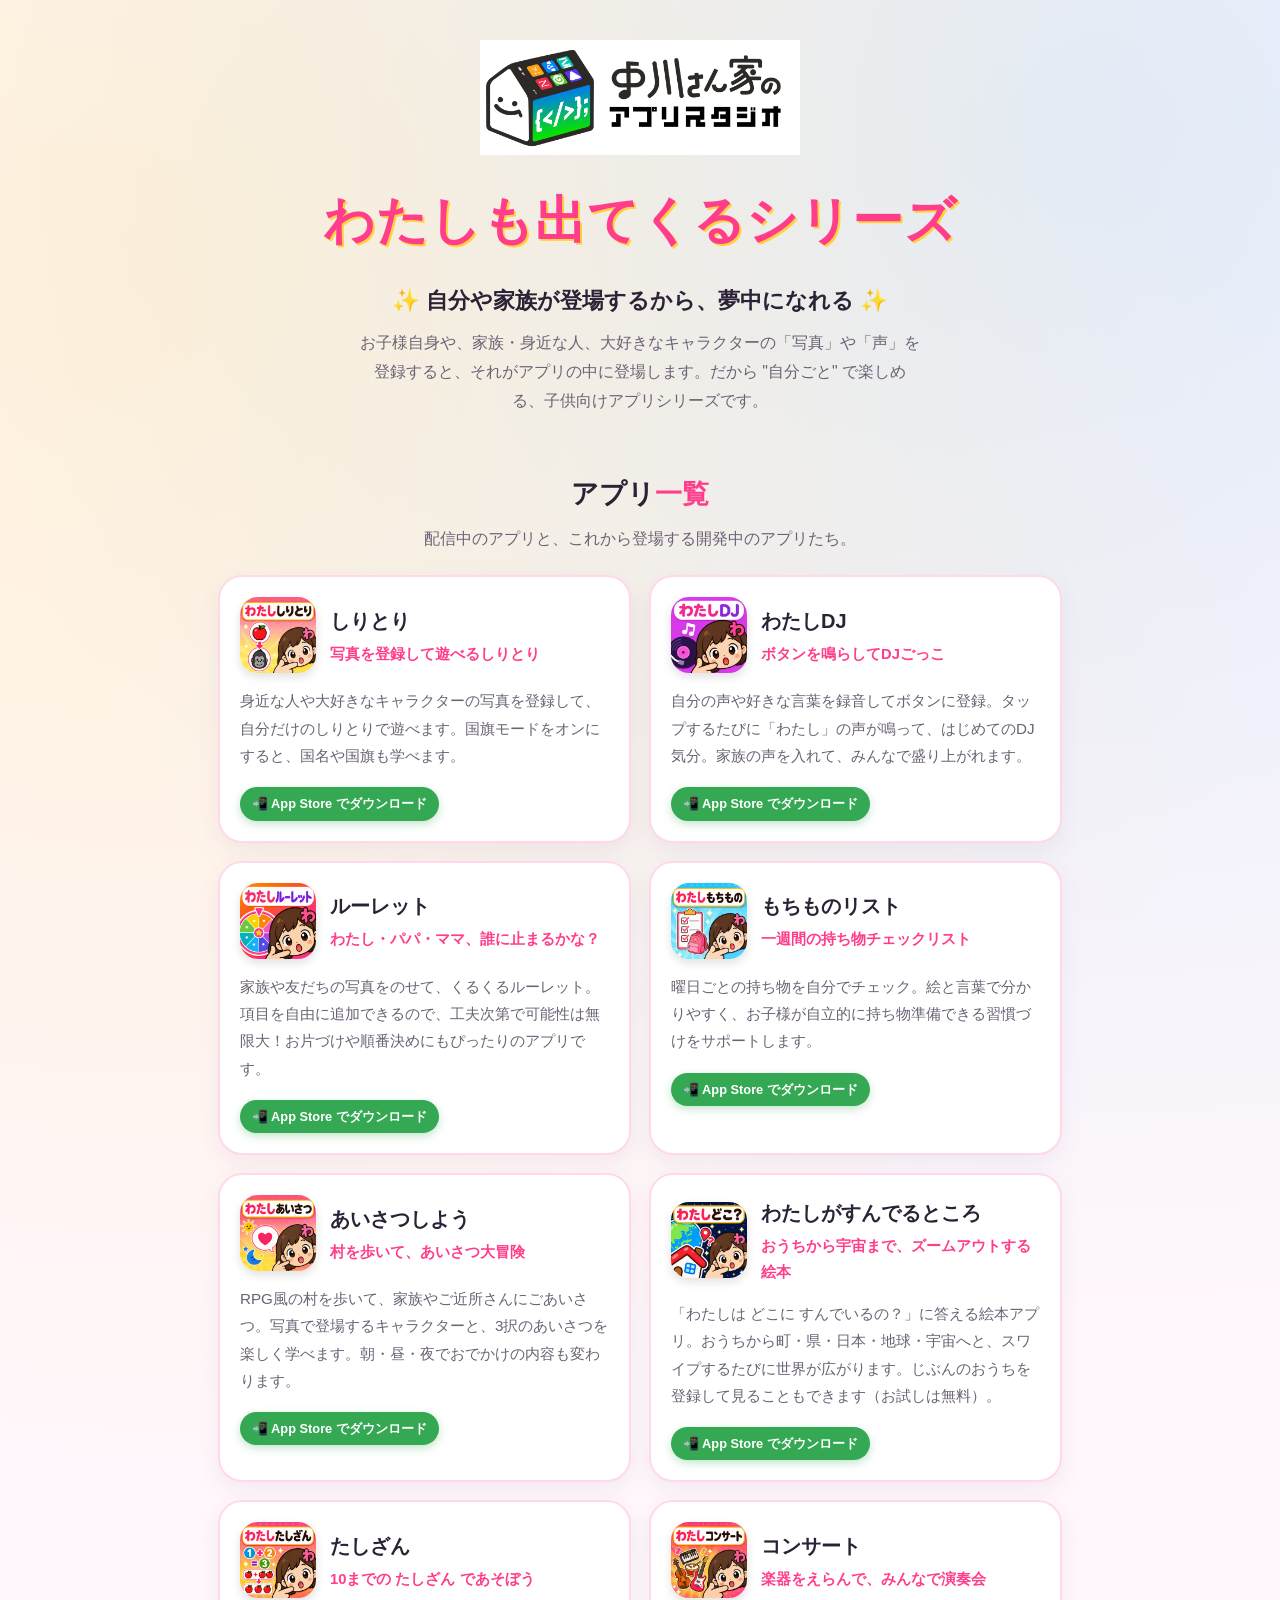
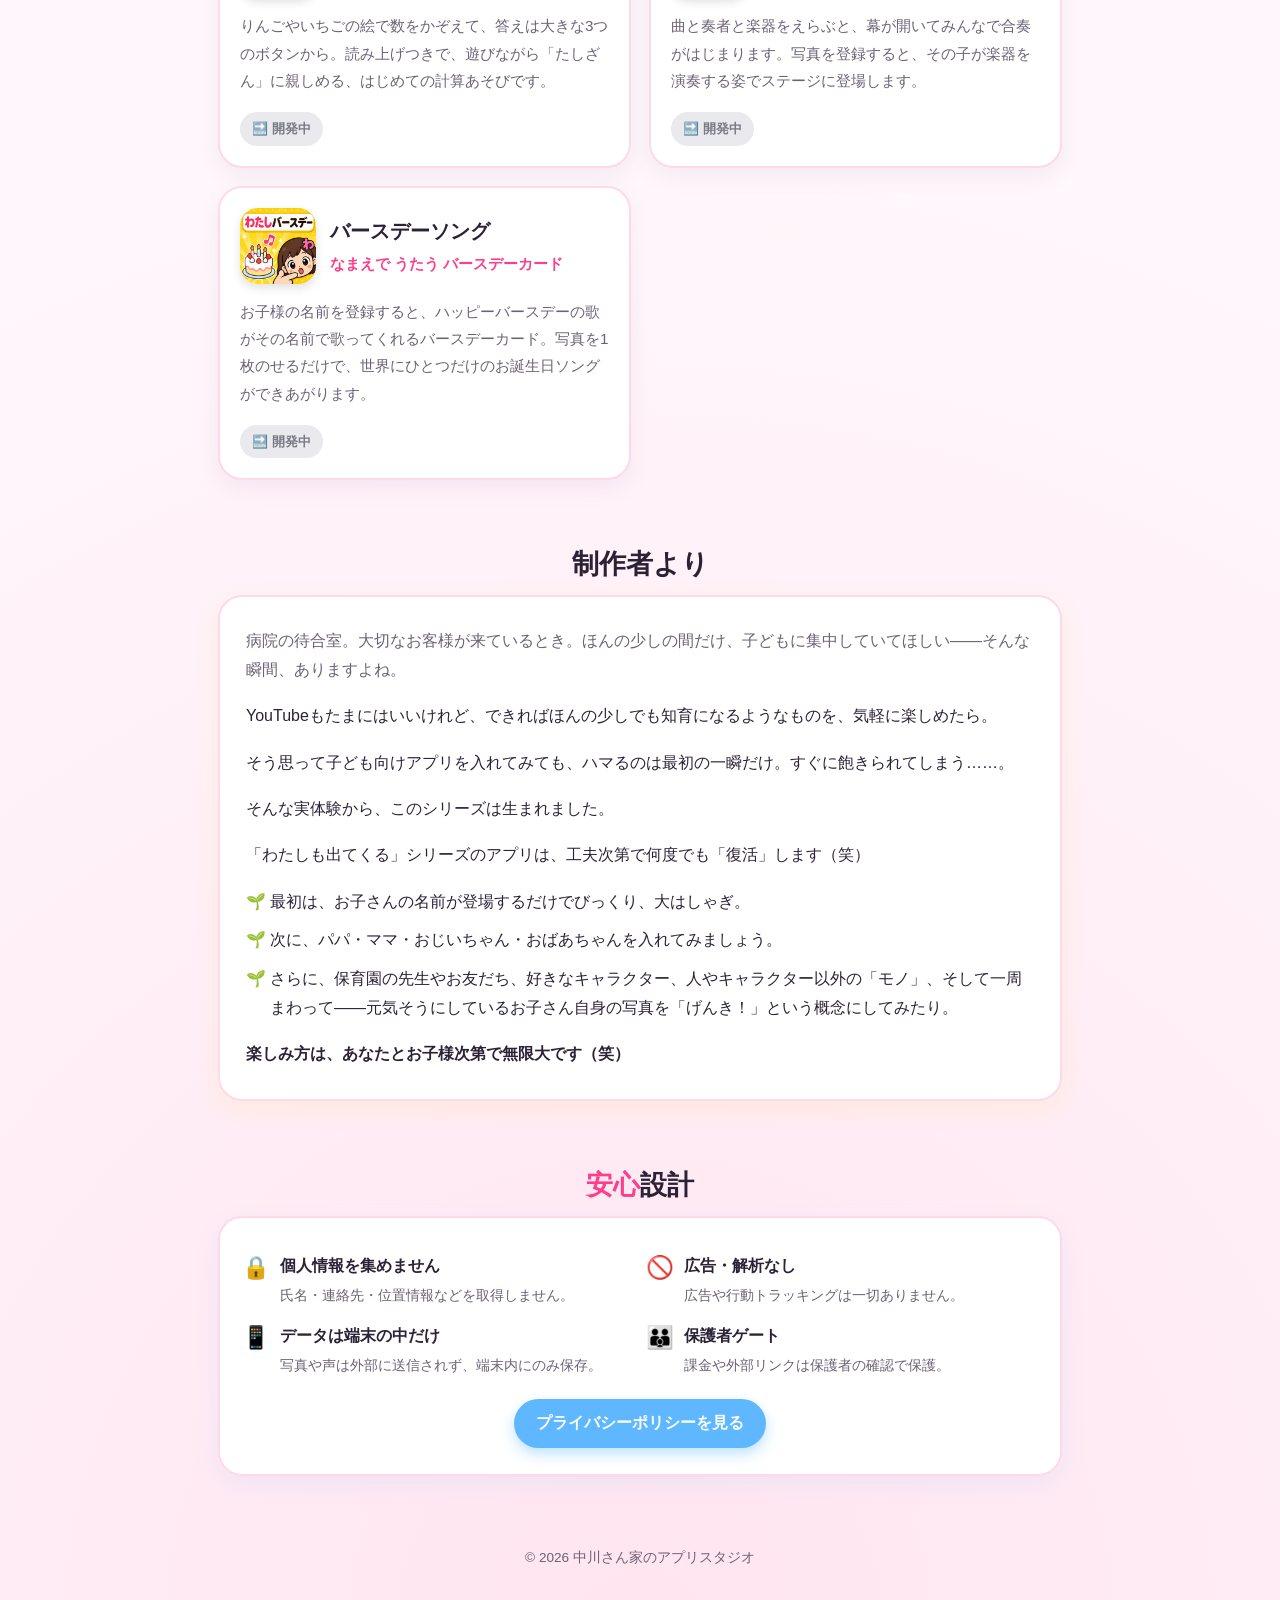
<file: index.html>
<!DOCTYPE html>
<html lang="ja">
<head>
<meta charset="UTF-8">
<meta name="viewport" content="width=device-width, initial-scale=1.0">
<title>わたしも出てくるシリーズ｜中川さん家のアプリスタジオ</title>
<meta name="description" content="お子様自身や、家族・身近な人、大好きなキャラクターの写真や声を登録すると、それがアプリの中に登場します。中川さん家のアプリスタジオがおくる子供向けアプリシリーズ「わたしも出てくるシリーズ」。広告なし・解析なし・個人情報を集めません。">
<meta property="og:title" content="わたしも出てくるシリーズ｜中川さん家のアプリスタジオ">
<meta property="og:description" content="お子様自身や、家族・身近な人、大好きなキャラクターの写真や声を登録すると、それがアプリの中に登場する、自分ごとで夢中になれる子供向けアプリシリーズ。">
<meta property="og:type" content="website">
<meta property="og:image" content="images/studio_logo.png">
<style>
  :root {
    color-scheme: light dark;
    --pink:    #ff5fa2;
    --pink-d:  #ff3d8b;
    --yellow:  #ffd23f;
    --mint:    #3fd6a6;
    --sky:     #5fb8ff;
    --ink:     #2b2236;
    --sub:     #6b6275;
    --card:    #ffffff;
    --bg:      #fff7fb;
    --bg2:     #ffeef6;
    --border:  #ffd9ea;
    --chip:    #fff0d6;
    --chip-tx: #c98a00;
  }
  @media (prefers-color-scheme: dark) {
    :root {
      --ink:    #f2ecf5;
      --sub:    #b6adc2;
      --card:   #1d1726;
      --bg:     #120e18;
      --bg2:    #1a1322;
      --border: #3a2e44;
      --chip:   #3a2e10;
      --chip-tx:#ffd86b;
    }
  }
  * { box-sizing: border-box; }
  html { scroll-behavior: smooth; }
  body {
    font-family: -apple-system, BlinkMacSystemFont, "Hiragino Maru Gothic ProN",
      "Hiragino Sans", "Noto Sans JP", sans-serif;
    line-height: 1.8; margin: 0; color: var(--ink);
    background:
      radial-gradient(circle at 12% 8%, rgba(255,210,63,.18), transparent 38%),
      radial-gradient(circle at 88% 4%, rgba(95,184,255,.18), transparent 36%),
      radial-gradient(circle at 50% 100%, rgba(255,95,162,.12), transparent 45%),
      var(--bg);
    -webkit-font-smoothing: antialiased;
  }
  .wrap { max-width: 880px; margin: 0 auto; padding: 0 18px; }
  a { color: var(--pink-d); }

  /* ---------- Hero ---------- */
  .hero { text-align: center; padding: 40px 18px 24px; position: relative; overflow: hidden; }
  .hero .logo { width: min(320px, 80%); height: auto; margin: 0 auto 6px; display: block; }
  .series {
    display: inline-block; margin: 14px 0 6px;
    font-size: clamp(2rem, 8vw, 3.2rem); font-weight: 800; letter-spacing: .02em;
    color: var(--pink-d);
    text-shadow: 2px 2px 0 var(--yellow);
  }
  .series small { display:block; font-size: .9rem; font-weight: 700; color: var(--sub); letter-spacing:.3em; text-shadow:none; margin-bottom:4px;}
  .catch { font-size: clamp(1.05rem, 4vw, 1.4rem); font-weight: 700; margin: 8px 0 2px; }
  .concept { color: var(--sub); max-width: 560px; margin: 8px auto 0; font-size: 1rem; }
  .sparkle { font-size: 1.4rem; }

  /* ---------- Section ---------- */
  section { padding: 30px 0; }
  .section-title {
    text-align: center; font-size: clamp(1.3rem, 5vw, 1.7rem); font-weight: 800;
    margin: 0 0 6px;
  }
  .section-title .em { color: var(--pink-d); }
  .section-sub { text-align:center; color: var(--sub); margin: 0 auto 22px; max-width: 600px; }

  /* ---------- About ---------- */
  .about {
    background: var(--card); border: 2px solid var(--border); border-radius: 24px;
    padding: 26px 22px; box-shadow: 0 8px 24px rgba(255,95,162,.10);
  }
  .steps { display: grid; gap: 14px; grid-template-columns: repeat(3, 1fr); margin-top: 18px; }
  .step { text-align:center; }
  .step .emoji { font-size: 2.4rem; display:block; line-height:1.2; }
  .step b { display:block; margin-top:4px; }
  .step span { font-size:.9rem; color: var(--sub); }
  @media (max-width: 560px){ .steps { grid-template-columns: 1fr; } }

  /* ---------- App cards ---------- */
  .cards { display: grid; gap: 18px; grid-template-columns: repeat(2, 1fr); }
  @media (max-width: 620px){ .cards { grid-template-columns: 1fr; } }
  .card {
    background: var(--card); border: 2px solid var(--border); border-radius: 24px;
    padding: 20px; display: flex; flex-direction: column; gap: 4px;
    box-shadow: 0 8px 22px rgba(120,80,140,.08);
    transition: transform .15s ease, box-shadow .15s ease;
  }
  .card:hover { transform: translateY(-4px); box-shadow: 0 14px 30px rgba(255,95,162,.18); }
  .card-head { display:flex; align-items:center; gap: 14px; }
  .card-head img {
    width: 76px; height: 76px; border-radius: 18px; flex-shrink:0;
    box-shadow: 0 4px 10px rgba(0,0,0,.12);
  }
  .card-name { font-size: 1.25rem; font-weight: 800; margin: 0; }
  .card-tag { color: var(--pink-d); font-weight: 700; font-size: .92rem; margin: 2px 0 0; }
  .card-desc { color: var(--sub); font-size: .95rem; margin: 10px 0 0; }
  .badge {
    display:inline-block; align-self:flex-start; margin-top: 14px;
    background: #e9e9ee; color: #7a7a85; font-weight: 800;
    font-size: .8rem; padding: 5px 12px; border-radius: 999px;
  }
  .badge::before { content: "🔜 "; }
  .badge-live {
    background: #34a853; color: #fff;
    text-decoration: none; cursor: pointer;
    box-shadow: 0 3px 8px rgba(52,168,83,.30);
  }
  .badge-live:hover { background: #2d9249; }
  .badge-live::before { content: "📲 "; }

  /* ---------- Safety ---------- */
  .safety {
    background: var(--card); border: 2px solid var(--border); border-radius: 24px;
    padding: 26px 22px; box-shadow: 0 8px 24px rgba(95,184,255,.10);
  }
  .safe-grid { display:grid; gap:12px; grid-template-columns: repeat(2,1fr); margin-top:8px; }
  @media (max-width: 560px){ .safe-grid { grid-template-columns: 1fr; } }
  .safe-item { display:flex; gap:10px; align-items:flex-start; }
  .safe-item .ic { font-size:1.4rem; line-height:1.4; }
  .safe-item b { display:block; }
  .safe-item span { font-size:.9rem; color: var(--sub); }
  .privacy-link { text-align:center; margin-top: 20px; }
  .privacy-link a {
    display:inline-block; background: var(--sky); color:#fff; font-weight:800;
    text-decoration:none; padding: 10px 22px; border-radius: 999px;
    box-shadow: 0 6px 14px rgba(95,184,255,.4);
  }

  /* ---------- Creator ---------- */
  .creator {
    background: var(--card); border: 2px solid var(--border); border-radius: 24px;
    padding: 30px 26px; box-shadow: 0 8px 24px rgba(255,210,63,.12);
  }
  .creator p { margin: 0 0 1.1em; color: var(--ink); }
  .creator p:last-child { margin-bottom: 0; }
  .creator .lead { color: var(--sub); }
  .creator .steps-read {
    margin: 0 0 1.1em; padding-left: 0; list-style: none;
    display: grid; gap: 10px;
  }
  .creator .steps-read li {
    position: relative; padding-left: 1.5em; color: var(--ink);
  }
  .creator .steps-read li::before {
    content: "🌱"; position: absolute; left: 0; top: 0;
  }
  .creator .closing { font-weight: 700; }

  /* ---------- Footer ---------- */
  footer {
    text-align:center; padding: 34px 18px 48px; color: var(--sub); font-size:.9rem;
  }
  footer a { color: var(--pink-d); }
  footer .copy { margin-top: 6px; font-size:.85rem; }
</style>
</head>
<body>

<!-- ===== Hero ===== -->
<header class="hero">
  <div class="wrap">
    <img class="logo" src="images/studio_logo.png" alt="中川さん家のアプリスタジオ">
    <div class="series">わたしも出てくるシリーズ</div>
    <p class="catch"><span class="sparkle">✨</span> 自分や家族が登場するから、夢中になれる <span class="sparkle">✨</span></p>
    <p class="concept">お子様自身や、家族・身近な人、大好きなキャラクターの「写真」や「声」を登録すると、それがアプリの中に登場します。だから "自分ごと" で楽しめる、子供向けアプリシリーズです。</p>
  </div>
</header>

<!-- ===== Apps ===== -->
<section>
  <div class="wrap">
    <h2 class="section-title">アプリ<span class="em">一覧</span></h2>
    <p class="section-sub">配信中のアプリと、これから登場する開発中のアプリたち。</p>
    <div class="cards">

      <!-- しりとり -->
      <article class="card">
        <div class="card-head">
          <img src="images/icon-shiritori.png" alt="しりとりのアイコン">
          <div>
            <h3 class="card-name">しりとり</h3>
            <p class="card-tag">写真を登録して遊べるしりとり</p>
          </div>
        </div>
        <p class="card-desc">身近な人や大好きなキャラクターの写真を登録して、自分だけのしりとりで遊べます。国旗モードをオンにすると、国名や国旗も学べます。</p>
        <a class="badge badge-live" href="https://apps.apple.com/jp/app/id6788782246" target="_blank" rel="noopener">App Store でダウンロード</a>
      </article>

      <!-- わたしDJ -->
      <article class="card">
        <div class="card-head">
          <img src="images/icon-watashidj.png" alt="わたしDJのアイコン">
          <div>
            <h3 class="card-name">わたしDJ</h3>
            <p class="card-tag">ボタンを鳴らしてDJごっこ</p>
          </div>
        </div>
        <p class="card-desc">自分の声や好きな言葉を録音してボタンに登録。タップするたびに「わたし」の声が鳴って、はじめてのDJ気分。家族の声を入れて、みんなで盛り上がれます。</p>
        <a class="badge badge-live" href="https://apps.apple.com/jp/app/id6788814425" target="_blank" rel="noopener">App Store でダウンロード</a>
      </article>

      <!-- ルーレット -->
      <article class="card">
        <div class="card-head">
          <img src="images/icon-roulette.png" alt="ルーレットのアイコン">
          <div>
            <h3 class="card-name">ルーレット</h3>
            <p class="card-tag">わたし・パパ・ママ、誰に止まるかな？</p>
          </div>
        </div>
        <p class="card-desc">家族や友だちの写真をのせて、くるくるルーレット。項目を自由に追加できるので、工夫次第で可能性は無限大！お片づけや順番決めにもぴったりのアプリです。</p>
        <a class="badge badge-live" href="https://apps.apple.com/jp/app/id6788821619" target="_blank" rel="noopener">App Store でダウンロード</a>
      </article>

      <!-- もちものリスト -->
      <article class="card">
        <div class="card-head">
          <img src="images/icon-mochimono.png" alt="もちものリストのアイコン">
          <div>
            <h3 class="card-name">もちものリスト</h3>
            <p class="card-tag">一週間の持ち物チェックリスト</p>
          </div>
        </div>
        <p class="card-desc">曜日ごとの持ち物を自分でチェック。絵と言葉で分かりやすく、お子様が自立的に持ち物準備できる習慣づけをサポートします。</p>
        <a class="badge badge-live" href="https://apps.apple.com/jp/app/id6788831669" target="_blank" rel="noopener">App Store でダウンロード</a>
      </article>

      <!-- あいさつしよう -->
      <article class="card">
        <div class="card-head">
          <img src="images/icon-aisatsu.png" alt="あいさつしようのアイコン">
          <div>
            <h3 class="card-name">あいさつしよう</h3>
            <p class="card-tag">村を歩いて、あいさつ大冒険</p>
          </div>
        </div>
        <p class="card-desc">RPG風の村を歩いて、家族やご近所さんにごあいさつ。写真で登場するキャラクターと、3択のあいさつを楽しく学べます。朝・昼・夜でおでかけの内容も変わります。</p>
        <a class="badge badge-live" href="https://apps.apple.com/jp/app/id6801026059" target="_blank" rel="noopener">App Store でダウンロード</a>
      </article>

      <!-- わたしがすんでるところ -->
      <article class="card">
        <div class="card-head">
          <img src="images/icon-sunderu.png" alt="わたしがすんでるところのアイコン">
          <div>
            <h3 class="card-name">わたしがすんでるところ</h3>
            <p class="card-tag">おうちから宇宙まで、ズームアウトする絵本</p>
          </div>
        </div>
        <p class="card-desc">「わたしは どこに すんでいるの？」に答える絵本アプリ。おうちから町・県・日本・地球・宇宙へと、スワイプするたびに世界が広がります。じぶんのおうちを登録して見ることもできます（お試しは無料）。</p>
        <a class="badge badge-live" href="https://apps.apple.com/jp/app/id6819035313" target="_blank" rel="noopener">App Store でダウンロード</a>
      </article>

      <!-- たしざん（開発中） -->
      <article class="card">
        <div class="card-head">
          <img src="images/icon-tashizan.png" alt="たしざんのアイコン">
          <div>
            <h3 class="card-name">たしざん</h3>
            <p class="card-tag">10までの たしざん であそぼう</p>
          </div>
        </div>
        <p class="card-desc">りんごやいちごの絵で数をかぞえて、答えは大きな3つのボタンから。読み上げつきで、遊びながら「たしざん」に親しめる、はじめての計算あそびです。</p>
        <span class="badge">開発中</span>
      </article>

      <!-- コンサート（開発中） -->
      <article class="card">
        <div class="card-head">
          <img src="images/icon-concert.png" alt="コンサートのアイコン">
          <div>
            <h3 class="card-name">コンサート</h3>
            <p class="card-tag">楽器をえらんで、みんなで演奏会</p>
          </div>
        </div>
        <p class="card-desc">曲と奏者と楽器をえらぶと、幕が開いてみんなで合奏がはじまります。写真を登録すると、その子が楽器を演奏する姿でステージに登場します。</p>
        <span class="badge">開発中</span>
      </article>

      <!-- バースデーソング（開発中） -->
      <article class="card">
        <div class="card-head">
          <img src="images/icon-birthday.png" alt="バースデーソングのアイコン">
          <div>
            <h3 class="card-name">バースデーソング</h3>
            <p class="card-tag">なまえで うたう バースデーカード</p>
          </div>
        </div>
        <p class="card-desc">お子様の名前を登録すると、ハッピーバースデーの歌がその名前で歌ってくれるバースデーカード。写真を1枚のせるだけで、世界にひとつだけのお誕生日ソングができあがります。</p>
        <span class="badge">開発中</span>
      </article>

    </div>
  </div>
</section>

<!-- ===== Message from the creator ===== -->
<section>
  <div class="wrap">
    <h2 class="section-title">制作者より</h2>
    <div class="creator">
      <p class="lead">病院の待合室。大切なお客様が来ているとき。ほんの少しの間だけ、子どもに集中していてほしい——そんな瞬間、ありますよね。</p>
      <p>YouTubeもたまにはいいけれど、できればほんの少しでも知育になるようなものを、気軽に楽しめたら。</p>
      <p>そう思って子ども向けアプリを入れてみても、ハマるのは最初の一瞬だけ。すぐに飽きられてしまう……。</p>
      <p>そんな実体験から、このシリーズは生まれました。</p>
      <p>「わたしも出てくる」シリーズのアプリは、工夫次第で何度でも「復活」します（笑）</p>
      <ul class="steps-read">
        <li>最初は、お子さんの名前が登場するだけでびっくり、大はしゃぎ。</li>
        <li>次に、パパ・ママ・おじいちゃん・おばあちゃんを入れてみましょう。</li>
        <li>さらに、保育園の先生やお友だち、好きなキャラクター、人やキャラクター以外の「モノ」、そして一周まわって——元気そうにしているお子さん自身の写真を「げんき！」という概念にしてみたり。</li>
      </ul>
      <p class="closing">楽しみ方は、あなたとお子様次第で無限大です（笑）</p>
    </div>
  </div>
</section>

<!-- ===== Safety / Privacy ===== -->
<section>
  <div class="wrap">
    <h2 class="section-title"><span class="em">安心</span>設計</h2>
    <div class="safety">
      <div class="safe-grid">
        <div class="safe-item"><span class="ic">🔒</span><div><b>個人情報を集めません</b><span>氏名・連絡先・位置情報などを取得しません。</span></div></div>
        <div class="safe-item"><span class="ic">🚫</span><div><b>広告・解析なし</b><span>広告や行動トラッキングは一切ありません。</span></div></div>
        <div class="safe-item"><span class="ic">📱</span><div><b>データは端末の中だけ</b><span>写真や声は外部に送信されず、端末内にのみ保存。</span></div></div>
        <div class="safe-item"><span class="ic">👪</span><div><b>保護者ゲート</b><span>課金や外部リンクは保護者の確認で保護。</span></div></div>
      </div>
      <div class="privacy-link">
        <a href="./privacy.html">プライバシーポリシーを見る</a>
      </div>
    </div>
  </div>
</section>

<!-- ===== Footer ===== -->
<footer>
  <div class="wrap">
    <p class="copy">© 2026 中川さん家のアプリスタジオ</p>
  </div>
</footer>

</body>
</html>
</file>
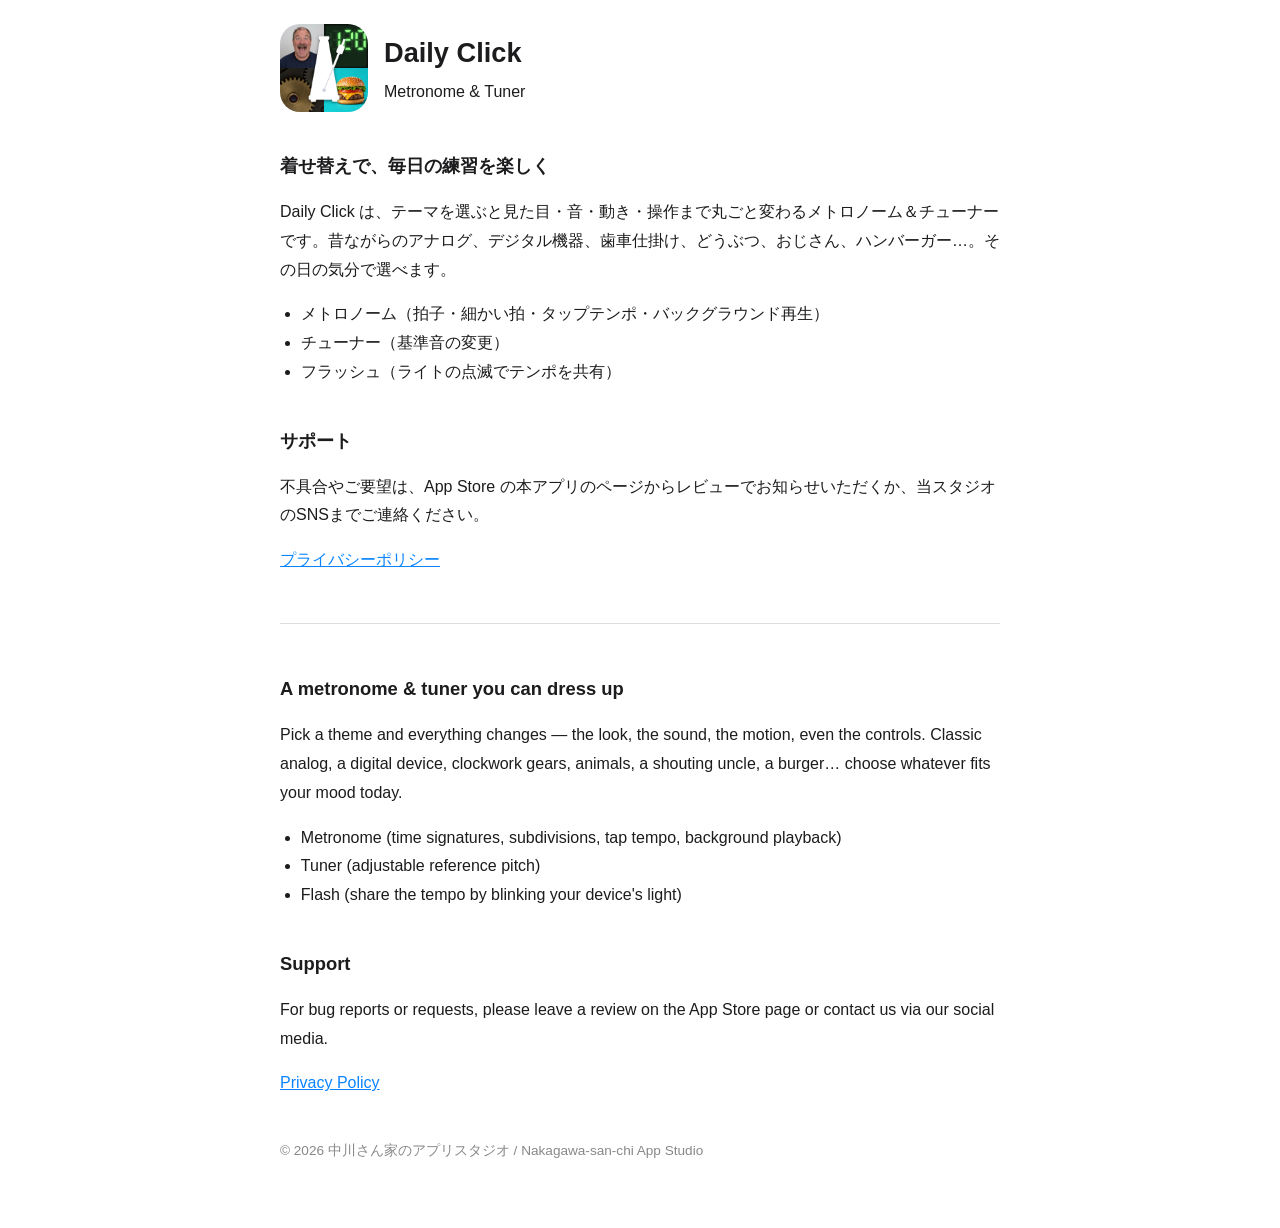
<file: dailyclick/index.html>
<!doctype html>
<html lang="ja">
<head>
<meta charset="utf-8">
<meta name="viewport" content="width=device-width, initial-scale=1">
<title>Daily Click — Metronome &amp; Tuner</title>
<style>
:root { color-scheme: light dark; }
body { font-family: -apple-system, BlinkMacSystemFont, "Hiragino Sans", "Noto Sans JP", sans-serif; line-height: 1.8; max-width: 720px; margin: 0 auto; padding: 24px 18px 64px; color: #1c1c1e; background: #fff; }
@media (prefers-color-scheme: dark) { body { color: #e5e5e7; background: #000; } a { color: #6cb4ff; } }
header { display: flex; gap: 16px; align-items: center; }
header img { width: 88px; height: 88px; border-radius: 20px; }
h1 { font-size: 1.7rem; margin: 0; }
h2 { font-size: 1.15rem; margin-top: 2em; }
a { color: #0a84ff; }
ul { padding-left: 1.3em; }
hr { margin: 3em 0; border: none; border-top: 1px solid #ddd; }
footer { margin-top: 3em; font-size: .85rem; color: #888; }
</style>
</head>
<body>
<header><img src="icon.png" alt="Daily Click"><div><h1>Daily Click</h1><div>Metronome &amp; Tuner</div></div></header>

<section lang="ja">
<h2>着せ替えで、毎日の練習を楽しく</h2>
<p>Daily Click は、テーマを選ぶと見た目・音・動き・操作まで丸ごと変わるメトロノーム＆チューナーです。昔ながらのアナログ、デジタル機器、歯車仕掛け、どうぶつ、おじさん、ハンバーガー…。その日の気分で選べます。</p>
<ul>
<li>メトロノーム（拍子・細かい拍・タップテンポ・バックグラウンド再生）</li>
<li>チューナー（基準音の変更）</li>
<li>フラッシュ（ライトの点滅でテンポを共有）</li>
</ul>
<h2>サポート</h2>
<p>不具合やご要望は、App Store の本アプリのページからレビューでお知らせいただくか、当スタジオのSNSまでご連絡ください。</p>
<p><a href="privacy.html">プライバシーポリシー</a></p>
</section>

<hr>

<section lang="en">
<h2>A metronome &amp; tuner you can dress up</h2>
<p>Pick a theme and everything changes — the look, the sound, the motion, even the controls. Classic analog, a digital device, clockwork gears, animals, a shouting uncle, a burger… choose whatever fits your mood today.</p>
<ul>
<li>Metronome (time signatures, subdivisions, tap tempo, background playback)</li>
<li>Tuner (adjustable reference pitch)</li>
<li>Flash (share the tempo by blinking your device's light)</li>
</ul>
<h2>Support</h2>
<p>For bug reports or requests, please leave a review on the App Store page or contact us via our social media.</p>
<p><a href="privacy.html#en">Privacy Policy</a></p>
</section>

<footer>© 2026 中川さん家のアプリスタジオ / Nakagawa-san-chi App Studio</footer>
</body>
</html>
</file>
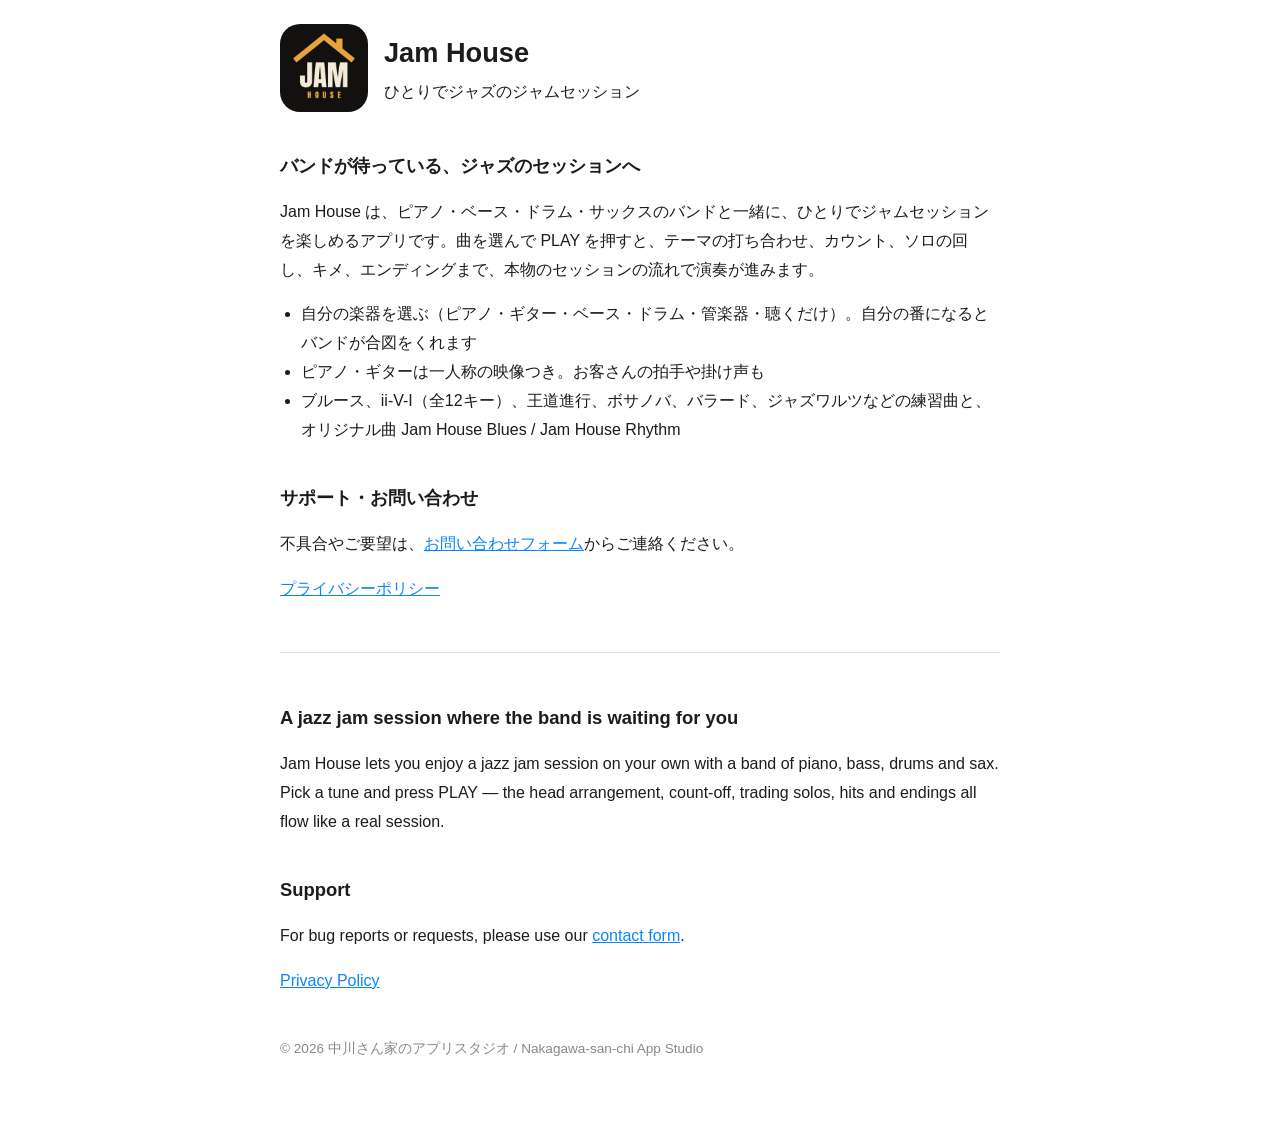
<file: jamhouse/index.html>
<!doctype html>
<html lang="ja">
<head>
<meta charset="utf-8">
<meta name="viewport" content="width=device-width, initial-scale=1">
<title>Jam House — Jazz jam session</title>
<style>
:root { color-scheme: light dark; }
body { font-family: -apple-system, BlinkMacSystemFont, "Hiragino Sans", "Noto Sans JP", sans-serif; line-height: 1.8; max-width: 720px; margin: 0 auto; padding: 24px 18px 64px; color: #1c1c1e; background: #fff; }
@media (prefers-color-scheme: dark) { body { color: #e5e5e7; background: #000; } a { color: #6cb4ff; } }
header { display: flex; gap: 16px; align-items: center; }
header img { width: 88px; height: 88px; border-radius: 20px; }
h1 { font-size: 1.7rem; margin: 0; }
h2 { font-size: 1.15rem; margin-top: 2em; }
a { color: #0a84ff; }
ul { padding-left: 1.3em; }
hr { margin: 3em 0; border: none; border-top: 1px solid #ddd; }
footer { margin-top: 3em; font-size: .85rem; color: #888; }
</style>
</head>
<body>
<header><img src="icon.png" alt="Jam House"><div><h1>Jam House</h1><div>ひとりでジャズのジャムセッション</div></div></header>

<section lang="ja">
<h2>バンドが待っている、ジャズのセッションへ</h2>
<p>Jam House は、ピアノ・ベース・ドラム・サックスのバンドと一緒に、ひとりでジャムセッションを楽しめるアプリです。曲を選んで PLAY を押すと、テーマの打ち合わせ、カウント、ソロの回し、キメ、エンディングまで、本物のセッションの流れで演奏が進みます。</p>
<ul>
<li>自分の楽器を選ぶ（ピアノ・ギター・ベース・ドラム・管楽器・聴くだけ）。自分の番になるとバンドが合図をくれます</li>
<li>ピアノ・ギターは一人称の映像つき。お客さんの拍手や掛け声も</li>
<li>ブルース、ii-V-I（全12キー）、王道進行、ボサノバ、バラード、ジャズワルツなどの練習曲と、オリジナル曲 Jam House Blues / Jam House Rhythm</li>
</ul>
<h2>サポート・お問い合わせ</h2>
<p>不具合やご要望は、<a href="https://docs.google.com/forms/d/e/1FAIpQLSfV2yH49dhGPvuKfMC44FS-NFSeQjKJJbMahVxivot_KvCzhQ/viewform" target="_blank" rel="noopener">お問い合わせフォーム</a>からご連絡ください。</p>
<p><a href="privacy.html">プライバシーポリシー</a></p>
</section>

<hr>

<section lang="en">
<h2>A jazz jam session where the band is waiting for you</h2>
<p>Jam House lets you enjoy a jazz jam session on your own with a band of piano, bass, drums and sax. Pick a tune and press PLAY — the head arrangement, count-off, trading solos, hits and endings all flow like a real session.</p>
<h2>Support</h2>
<p>For bug reports or requests, please use our <a href="https://docs.google.com/forms/d/e/1FAIpQLSfV2yH49dhGPvuKfMC44FS-NFSeQjKJJbMahVxivot_KvCzhQ/viewform" target="_blank" rel="noopener">contact form</a>.</p>
<p><a href="privacy.html#en">Privacy Policy</a></p>
</section>

<footer>© 2026 中川さん家のアプリスタジオ / Nakagawa-san-chi App Studio</footer>
</body>
</html>
</file>
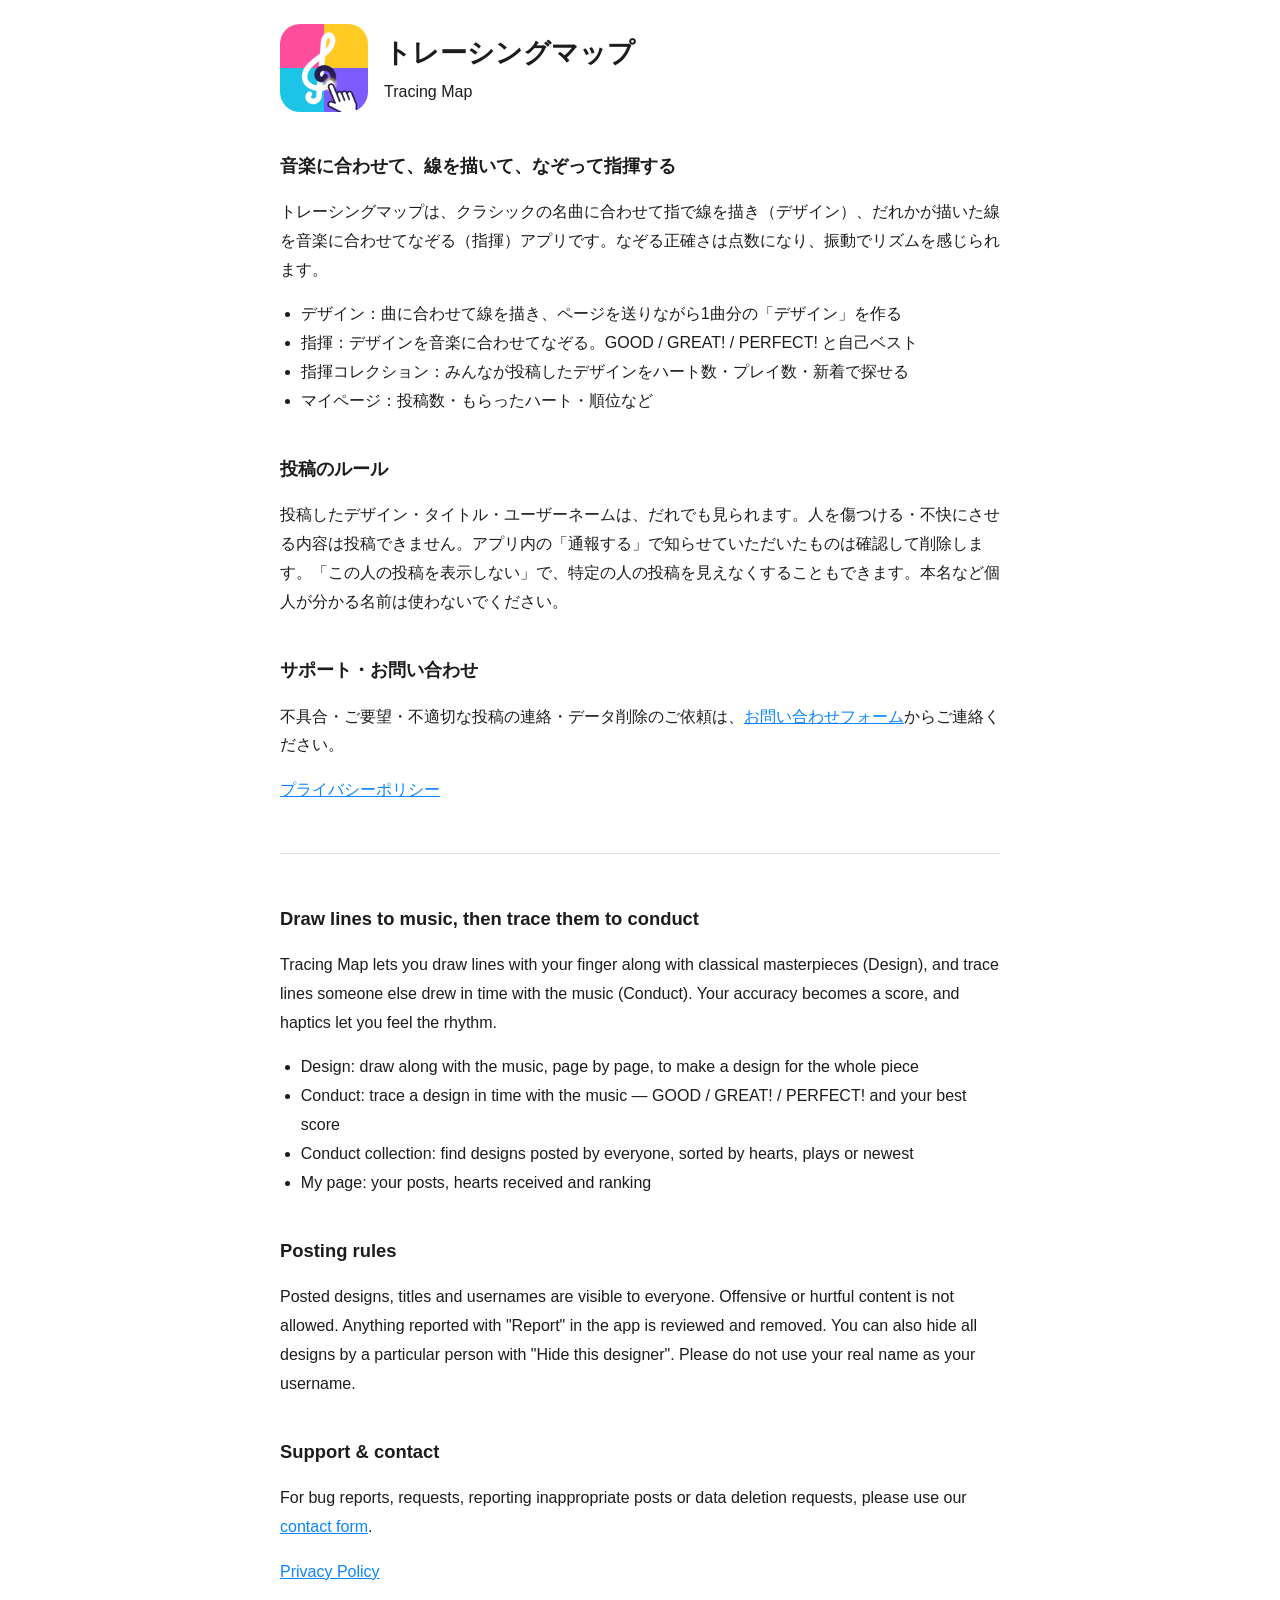
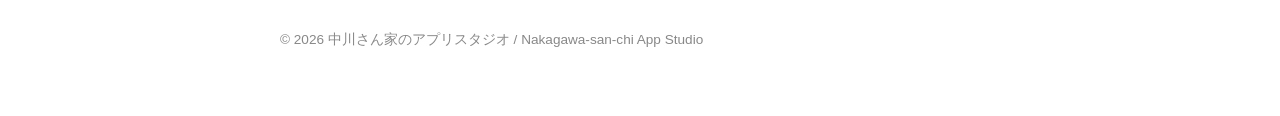
<file: tracingmap/index.html>
<!doctype html>
<html lang="ja">
<head>
<meta charset="utf-8">
<meta name="viewport" content="width=device-width, initial-scale=1">
<title>Tracing Map — Draw and conduct music</title>
<style>
:root { color-scheme: light dark; }
body { font-family: -apple-system, BlinkMacSystemFont, "Hiragino Sans", "Noto Sans JP", sans-serif; line-height: 1.8; max-width: 720px; margin: 0 auto; padding: 24px 18px 64px; color: #1c1c1e; background: #fff; }
@media (prefers-color-scheme: dark) { body { color: #e5e5e7; background: #000; } a { color: #6cb4ff; } }
header { display: flex; gap: 16px; align-items: center; }
header img { width: 88px; height: 88px; border-radius: 20px; }
h1 { font-size: 1.7rem; margin: 0; }
h2 { font-size: 1.15rem; margin-top: 2em; }
a { color: #0a84ff; }
ul { padding-left: 1.3em; }
hr { margin: 3em 0; border: none; border-top: 1px solid #ddd; }
footer { margin-top: 3em; font-size: .85rem; color: #888; }
</style>
</head>
<body>
<header><img src="icon.png" alt="Tracing Map"><div><h1>トレーシングマップ</h1><div>Tracing Map</div></div></header>

<section lang="ja">
<h2>音楽に合わせて、線を描いて、なぞって指揮する</h2>
<p>トレーシングマップは、クラシックの名曲に合わせて指で線を描き（デザイン）、だれかが描いた線を音楽に合わせてなぞる（指揮）アプリです。なぞる正確さは点数になり、振動でリズムを感じられます。</p>
<ul>
<li>デザイン：曲に合わせて線を描き、ページを送りながら1曲分の「デザイン」を作る</li>
<li>指揮：デザインを音楽に合わせてなぞる。GOOD / GREAT! / PERFECT! と自己ベスト</li>
<li>指揮コレクション：みんなが投稿したデザインをハート数・プレイ数・新着で探せる</li>
<li>マイページ：投稿数・もらったハート・順位など</li>
</ul>

<h2>投稿のルール</h2>
<p>投稿したデザイン・タイトル・ユーザーネームは、だれでも見られます。人を傷つける・不快にさせる内容は投稿できません。アプリ内の「通報する」で知らせていただいたものは確認して削除します。「この人の投稿を表示しない」で、特定の人の投稿を見えなくすることもできます。本名など個人が分かる名前は使わないでください。</p>

<h2>サポート・お問い合わせ</h2>
<p>不具合・ご要望・不適切な投稿の連絡・データ削除のご依頼は、<a href="https://docs.google.com/forms/d/e/1FAIpQLSfV2yH49dhGPvuKfMC44FS-NFSeQjKJJbMahVxivot_KvCzhQ/viewform" target="_blank" rel="noopener">お問い合わせフォーム</a>からご連絡ください。</p>
<p><a href="privacy.html">プライバシーポリシー</a></p>
</section>

<hr>

<section lang="en">
<h2>Draw lines to music, then trace them to conduct</h2>
<p>Tracing Map lets you draw lines with your finger along with classical masterpieces (Design), and trace lines someone else drew in time with the music (Conduct). Your accuracy becomes a score, and haptics let you feel the rhythm.</p>
<ul>
<li>Design: draw along with the music, page by page, to make a design for the whole piece</li>
<li>Conduct: trace a design in time with the music — GOOD / GREAT! / PERFECT! and your best score</li>
<li>Conduct collection: find designs posted by everyone, sorted by hearts, plays or newest</li>
<li>My page: your posts, hearts received and ranking</li>
</ul>

<h2>Posting rules</h2>
<p>Posted designs, titles and usernames are visible to everyone. Offensive or hurtful content is not allowed. Anything reported with "Report" in the app is reviewed and removed. You can also hide all designs by a particular person with "Hide this designer". Please do not use your real name as your username.</p>

<h2>Support &amp; contact</h2>
<p>For bug reports, requests, reporting inappropriate posts or data deletion requests, please use our <a href="https://docs.google.com/forms/d/e/1FAIpQLSfV2yH49dhGPvuKfMC44FS-NFSeQjKJJbMahVxivot_KvCzhQ/viewform" target="_blank" rel="noopener">contact form</a>.</p>
<p><a href="privacy.html#en">Privacy Policy</a></p>
</section>

<footer>© 2026 中川さん家のアプリスタジオ / Nakagawa-san-chi App Studio</footer>
</body>
</html>
</file>
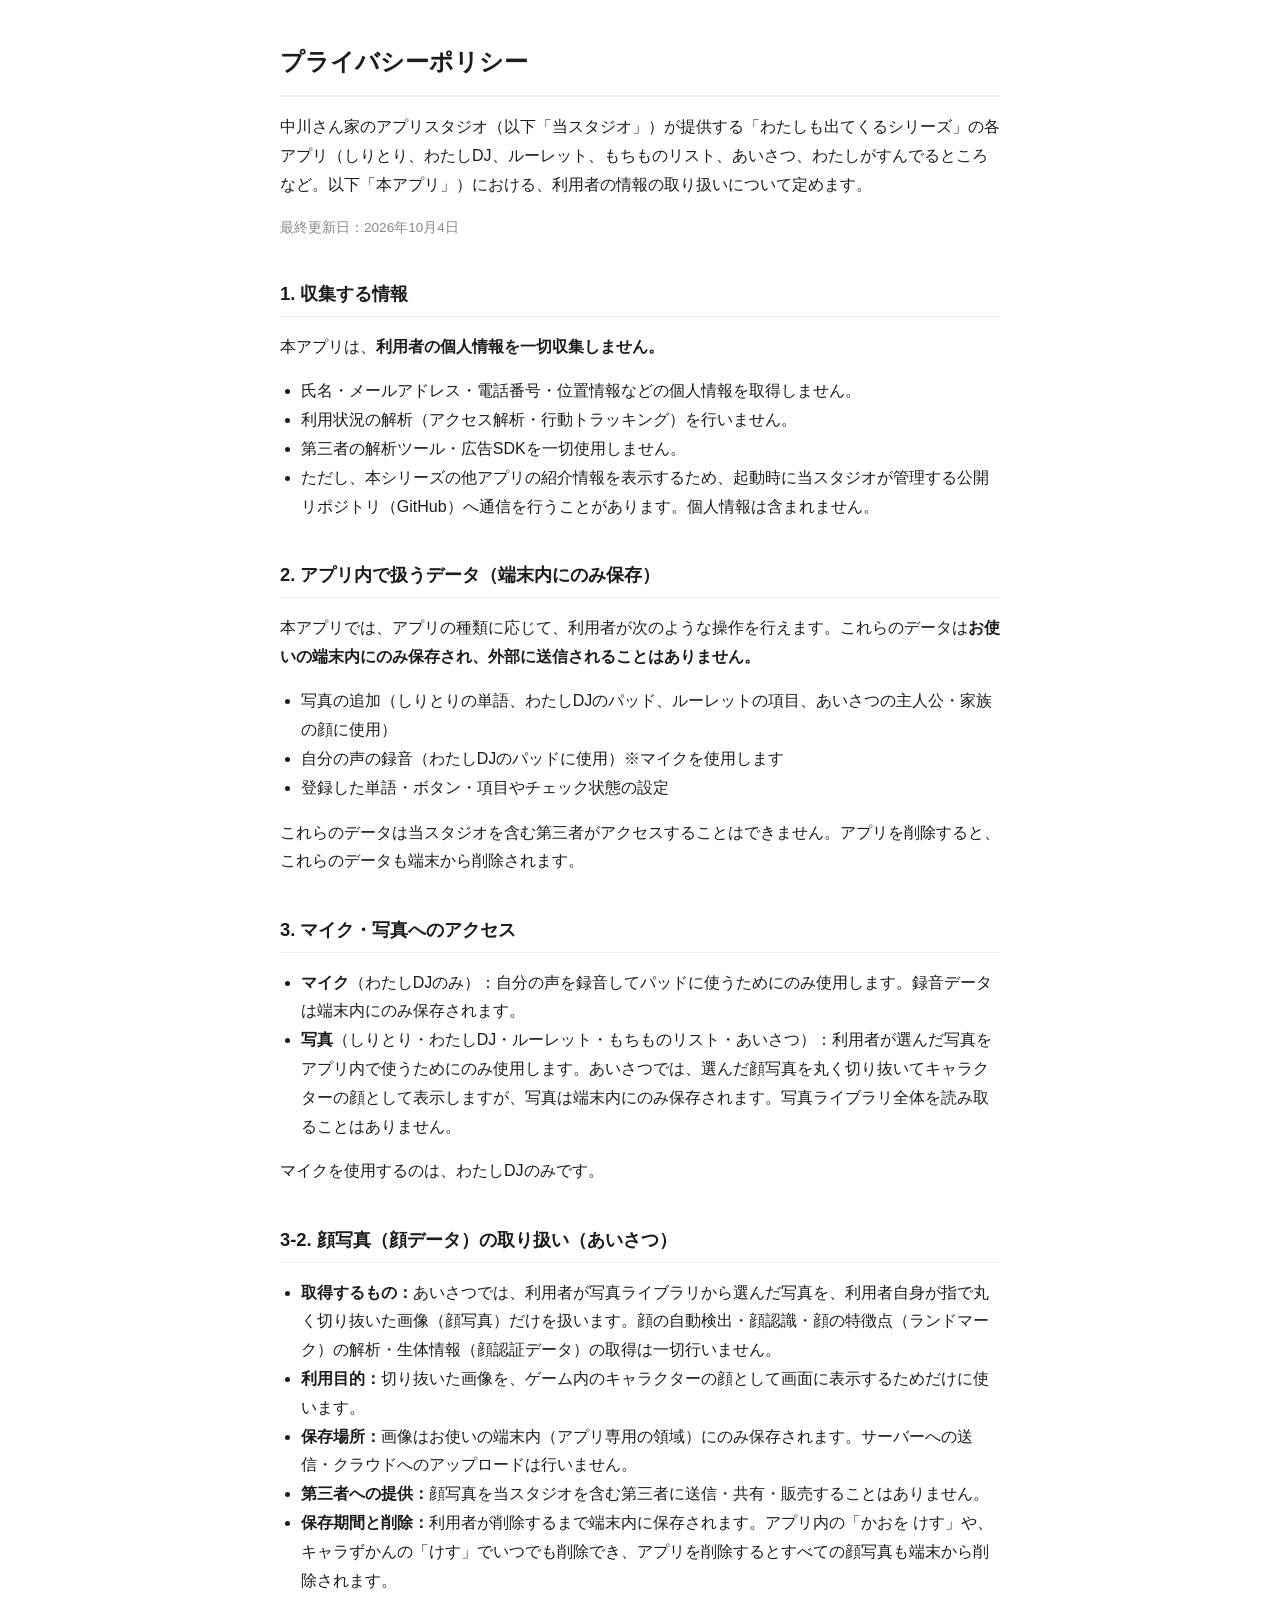
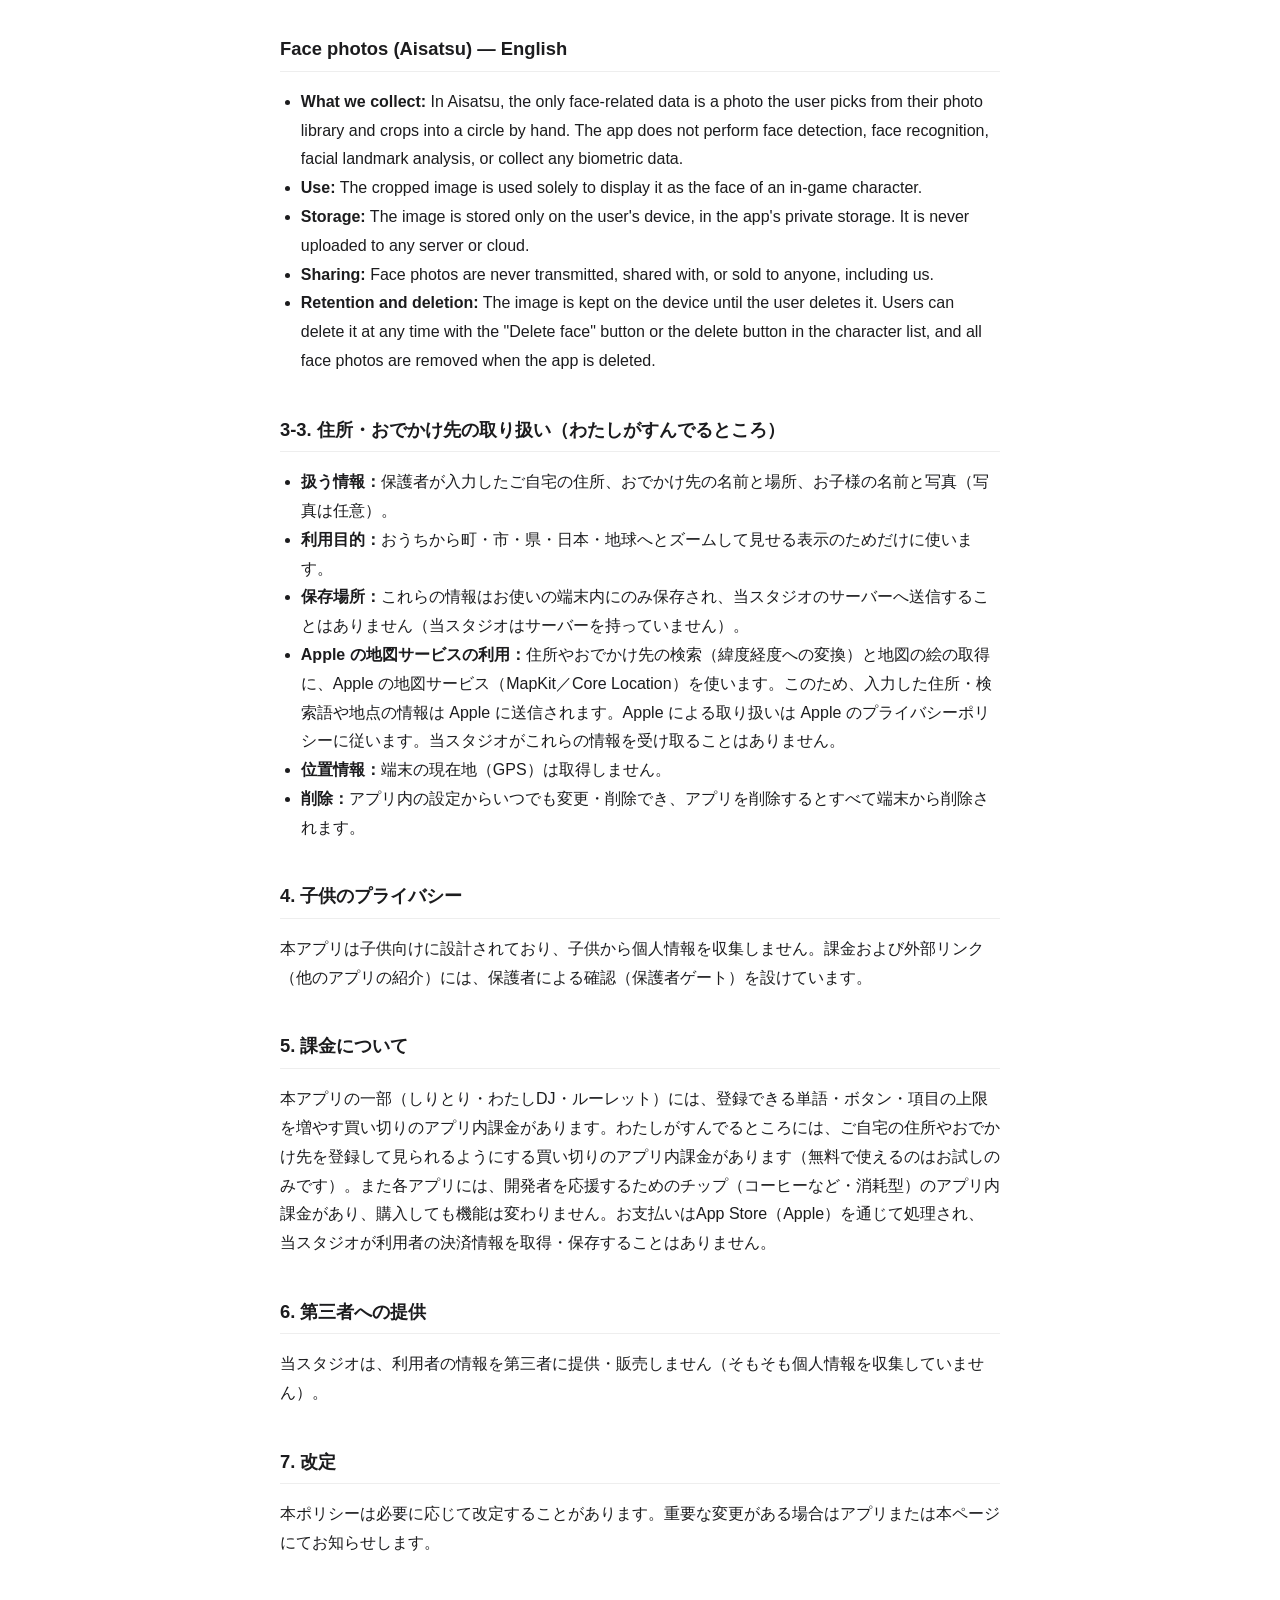
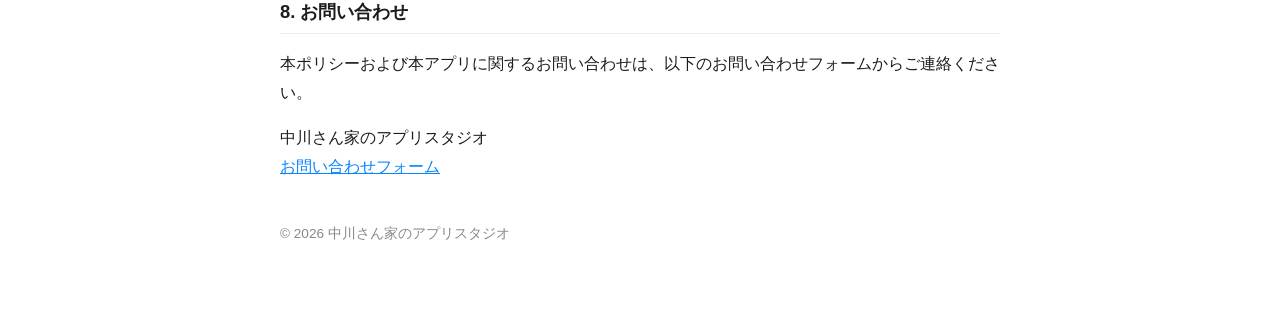
<file: privacy.html>
<!DOCTYPE html>
<html lang="ja">
<head>
<meta charset="UTF-8">
<meta name="viewport" content="width=device-width, initial-scale=1.0">
<title>プライバシーポリシー | 中川さん家のアプリスタジオ</title>
<style>
  :root { color-scheme: light dark; }
  body {
    font-family: -apple-system, BlinkMacSystemFont, "Hiragino Sans", "Noto Sans JP", sans-serif;
    line-height: 1.8; max-width: 720px; margin: 0 auto; padding: 24px 18px 64px;
    color: #1c1c1e; background: #fff;
  }
  @media (prefers-color-scheme: dark) {
    body { color: #e5e5e7; background: #000; }
    a { color: #6cb4ff; }
    h1, h2 { border-color: #333; }
  }
  h1 { font-size: 1.5rem; border-bottom: 2px solid #eee; padding-bottom: .5em; }
  h2 { font-size: 1.15rem; margin-top: 2em; border-bottom: 1px solid #eee; padding-bottom: .3em; }
  .updated { color: #888; font-size: .85rem; }
  ul { padding-left: 1.3em; }
  a { color: #0a84ff; }
  footer { margin-top: 3em; font-size: .85rem; color: #888; }
</style>
</head>
<body>
<h1>プライバシーポリシー</h1>
<p>中川さん家のアプリスタジオ（以下「当スタジオ」）が提供する「わたしも出てくるシリーズ」の各アプリ（しりとり、わたしDJ、ルーレット、もちものリスト、あいさつ、わたしがすんでるところなど。以下「本アプリ」）における、利用者の情報の取り扱いについて定めます。</p>
<p class="updated">最終更新日：2026年10月4日</p>

<h2>1. 収集する情報</h2>
<p>本アプリは、<strong>利用者の個人情報を一切収集しません。</strong></p>
<ul>
  <li>氏名・メールアドレス・電話番号・位置情報などの個人情報を取得しません。</li>
  <li>利用状況の解析（アクセス解析・行動トラッキング）を行いません。</li>
  <li>第三者の解析ツール・広告SDKを一切使用しません。</li>
  <li>ただし、本シリーズの他アプリの紹介情報を表示するため、起動時に当スタジオが管理する公開リポジトリ（GitHub）へ通信を行うことがあります。個人情報は含まれません。</li>
</ul>

<h2>2. アプリ内で扱うデータ（端末内にのみ保存）</h2>
<p>本アプリでは、アプリの種類に応じて、利用者が次のような操作を行えます。これらのデータは<strong>お使いの端末内にのみ保存され、外部に送信されることはありません。</strong></p>
<ul>
  <li>写真の追加（しりとりの単語、わたしDJのパッド、ルーレットの項目、あいさつの主人公・家族の顔に使用）</li>
  <li>自分の声の録音（わたしDJのパッドに使用）※マイクを使用します</li>
  <li>登録した単語・ボタン・項目やチェック状態の設定</li>
</ul>
<p>これらのデータは当スタジオを含む第三者がアクセスすることはできません。アプリを削除すると、これらのデータも端末から削除されます。</p>

<h2>3. マイク・写真へのアクセス</h2>
<ul>
  <li><strong>マイク</strong>（わたしDJのみ）：自分の声を録音してパッドに使うためにのみ使用します。録音データは端末内にのみ保存されます。</li>
  <li><strong>写真</strong>（しりとり・わたしDJ・ルーレット・もちものリスト・あいさつ）：利用者が選んだ写真をアプリ内で使うためにのみ使用します。あいさつでは、選んだ顔写真を丸く切り抜いてキャラクターの顔として表示しますが、写真は端末内にのみ保存されます。写真ライブラリ全体を読み取ることはありません。</li>
</ul>
<p>マイクを使用するのは、わたしDJのみです。</p>

<h2 id="face">3-2. 顔写真（顔データ）の取り扱い（あいさつ）</h2>
<ul>
<li><strong>取得するもの：</strong>あいさつでは、利用者が写真ライブラリから選んだ写真を、利用者自身が指で丸く切り抜いた画像（顔写真）だけを扱います。顔の自動検出・顔認識・顔の特徴点（ランドマーク）の解析・生体情報（顔認証データ）の取得は一切行いません。</li>
<li><strong>利用目的：</strong>切り抜いた画像を、ゲーム内のキャラクターの顔として画面に表示するためだけに使います。</li>
<li><strong>保存場所：</strong>画像はお使いの端末内（アプリ専用の領域）にのみ保存されます。サーバーへの送信・クラウドへのアップロードは行いません。</li>
<li><strong>第三者への提供：</strong>顔写真を当スタジオを含む第三者に送信・共有・販売することはありません。</li>
<li><strong>保存期間と削除：</strong>利用者が削除するまで端末内に保存されます。アプリ内の「かおを けす」や、キャラずかんの「けす」でいつでも削除でき、アプリを削除するとすべての顔写真も端末から削除されます。</li>
</ul>
<section id="face-en" lang="en">
<h2>Face photos (Aisatsu) — English</h2>
<ul>
<li><strong>What we collect:</strong> In Aisatsu, the only face-related data is a photo the user picks from their photo library and crops into a circle by hand. The app does not perform face detection, face recognition, facial landmark analysis, or collect any biometric data.</li>
<li><strong>Use:</strong> The cropped image is used solely to display it as the face of an in-game character.</li>
<li><strong>Storage:</strong> The image is stored only on the user's device, in the app's private storage. It is never uploaded to any server or cloud.</li>
<li><strong>Sharing:</strong> Face photos are never transmitted, shared with, or sold to anyone, including us.</li>
<li><strong>Retention and deletion:</strong> The image is kept on the device until the user deletes it. Users can delete it at any time with the "Delete face" button or the delete button in the character list, and all face photos are removed when the app is deleted.</li>
</ul>
</section>

<h2 id="sumu">3-3. 住所・おでかけ先の取り扱い（わたしがすんでるところ）</h2>
<ul>
<li><strong>扱う情報：</strong>保護者が入力したご自宅の住所、おでかけ先の名前と場所、お子様の名前と写真（写真は任意）。</li>
<li><strong>利用目的：</strong>おうちから町・市・県・日本・地球へとズームして見せる表示のためだけに使います。</li>
<li><strong>保存場所：</strong>これらの情報はお使いの端末内にのみ保存され、当スタジオのサーバーへ送信することはありません（当スタジオはサーバーを持っていません）。</li>
<li><strong>Apple の地図サービスの利用：</strong>住所やおでかけ先の検索（緯度経度への変換）と地図の絵の取得に、Apple の地図サービス（MapKit／Core Location）を使います。このため、入力した住所・検索語や地点の情報は Apple に送信されます。Apple による取り扱いは Apple のプライバシーポリシーに従います。当スタジオがこれらの情報を受け取ることはありません。</li>
<li><strong>位置情報：</strong>端末の現在地（GPS）は取得しません。</li>
<li><strong>削除：</strong>アプリ内の設定からいつでも変更・削除でき、アプリを削除するとすべて端末から削除されます。</li>
</ul>

<h2>4. 子供のプライバシー</h2>
<p>本アプリは子供向けに設計されており、子供から個人情報を収集しません。課金および外部リンク（他のアプリの紹介）には、保護者による確認（保護者ゲート）を設けています。</p>

<h2>5. 課金について</h2>
<p>本アプリの一部（しりとり・わたしDJ・ルーレット）には、登録できる単語・ボタン・項目の上限を増やす買い切りのアプリ内課金があります。わたしがすんでるところには、ご自宅の住所やおでかけ先を登録して見られるようにする買い切りのアプリ内課金があります（無料で使えるのはお試しのみです）。また各アプリには、開発者を応援するためのチップ（コーヒーなど・消耗型）のアプリ内課金があり、購入しても機能は変わりません。お支払いはApp Store（Apple）を通じて処理され、当スタジオが利用者の決済情報を取得・保存することはありません。</p>

<h2>6. 第三者への提供</h2>
<p>当スタジオは、利用者の情報を第三者に提供・販売しません（そもそも個人情報を収集していません）。</p>

<h2>7. 改定</h2>
<p>本ポリシーは必要に応じて改定することがあります。重要な変更がある場合はアプリまたは本ページにてお知らせします。</p>

<h2>8. お問い合わせ</h2>
<p>本ポリシーおよび本アプリに関するお問い合わせは、以下のお問い合わせフォームからご連絡ください。</p>
<p>中川さん家のアプリスタジオ<br>
<a href="https://docs.google.com/forms/d/e/1FAIpQLSfV2yH49dhGPvuKfMC44FS-NFSeQjKJJbMahVxivot_KvCzhQ/viewform" target="_blank" rel="noopener">お問い合わせフォーム</a></p>

<footer>© 2026 中川さん家のアプリスタジオ</footer>
</body>
</html>
</file>
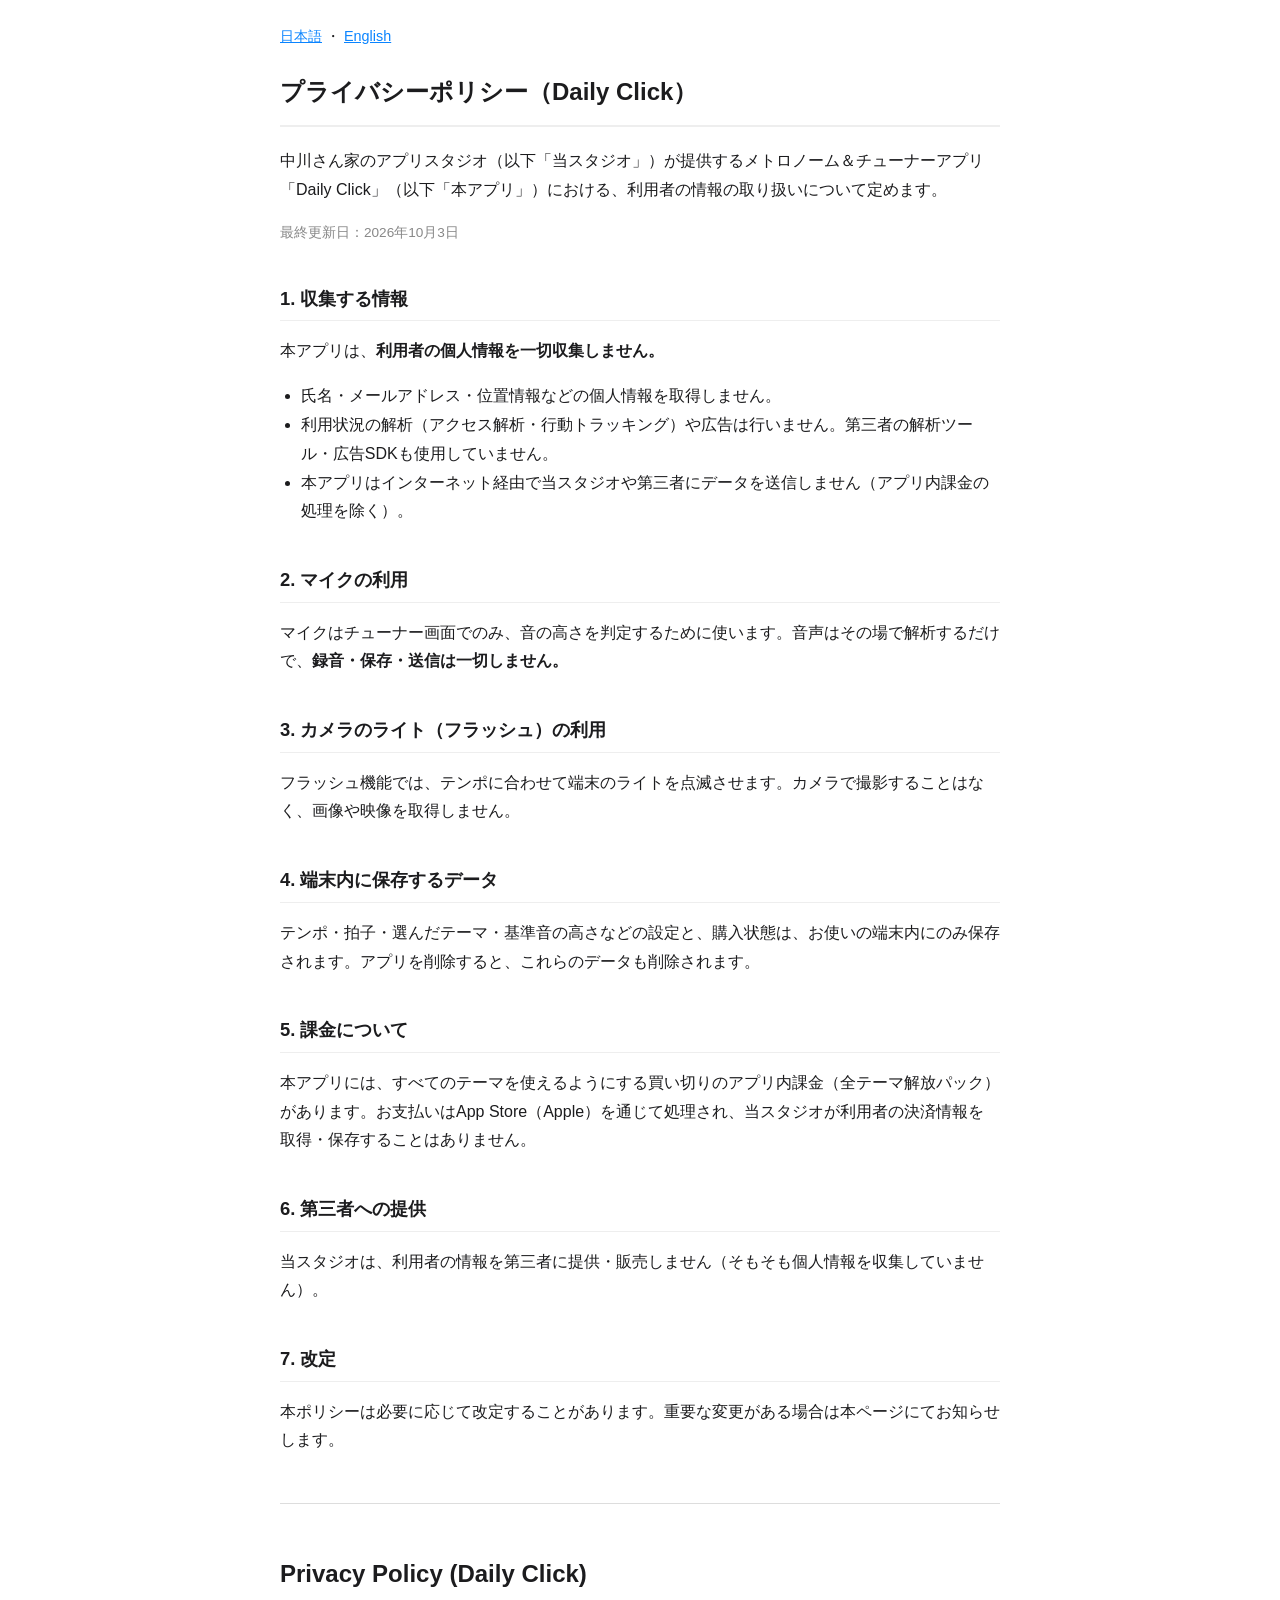
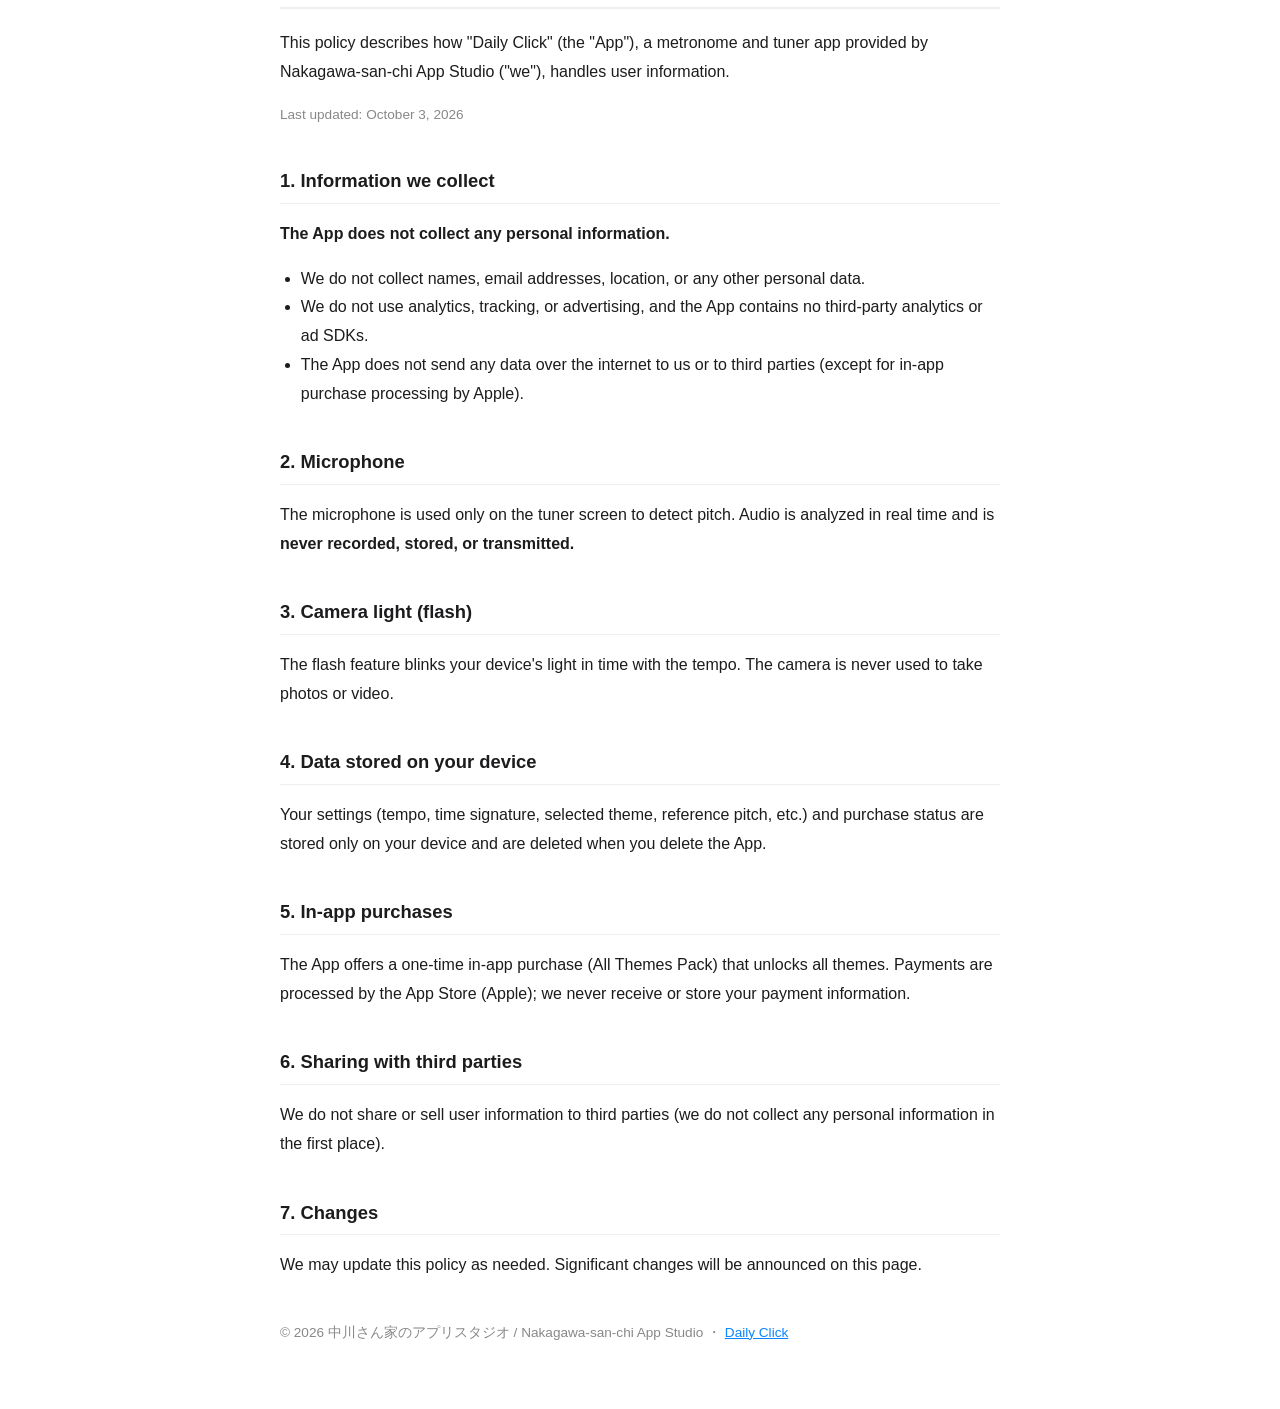
<file: dailyclick/privacy.html>
<!doctype html>
<html lang="ja">
<head>
<meta charset="utf-8">
<meta name="viewport" content="width=device-width, initial-scale=1">
<title>Privacy Policy | Daily Click</title>
<style>
:root { color-scheme: light dark; }
body { font-family: -apple-system, BlinkMacSystemFont, "Hiragino Sans", "Noto Sans JP", sans-serif; line-height: 1.8; max-width: 720px; margin: 0 auto; padding: 24px 18px 64px; color: #1c1c1e; background: #fff; }
@media (prefers-color-scheme: dark) { body { color: #e5e5e7; background: #000; } a { color: #6cb4ff; } h1, h2 { border-color: #333; } }
h1 { font-size: 1.5rem; border-bottom: 2px solid #eee; padding-bottom: .5em; }
h2 { font-size: 1.15rem; margin-top: 2em; border-bottom: 1px solid #eee; padding-bottom: .3em; }
.updated { color: #888; font-size: .85rem; }
ul { padding-left: 1.3em; }
a { color: #0a84ff; }
nav { font-size: .9rem; }
hr { margin: 3em 0; border: none; border-top: 1px solid #ddd; }
footer { margin-top: 3em; font-size: .85rem; color: #888; }
</style>
</head>
<body>
<nav><a href="#ja">日本語</a> ・ <a href="#en">English</a></nav>

<section id="ja" lang="ja">
<h1>プライバシーポリシー（Daily Click）</h1>
<p>中川さん家のアプリスタジオ（以下「当スタジオ」）が提供するメトロノーム＆チューナーアプリ「Daily Click」（以下「本アプリ」）における、利用者の情報の取り扱いについて定めます。</p>
<p class="updated">最終更新日：2026年10月3日</p>

<h2>1. 収集する情報</h2>
<p>本アプリは、<strong>利用者の個人情報を一切収集しません。</strong></p>
<ul>
<li>氏名・メールアドレス・位置情報などの個人情報を取得しません。</li>
<li>利用状況の解析（アクセス解析・行動トラッキング）や広告は行いません。第三者の解析ツール・広告SDKも使用していません。</li>
<li>本アプリはインターネット経由で当スタジオや第三者にデータを送信しません（アプリ内課金の処理を除く）。</li>
</ul>

<h2>2. マイクの利用</h2>
<p>マイクはチューナー画面でのみ、音の高さを判定するために使います。音声はその場で解析するだけで、<strong>録音・保存・送信は一切しません。</strong></p>

<h2>3. カメラのライト（フラッシュ）の利用</h2>
<p>フラッシュ機能では、テンポに合わせて端末のライトを点滅させます。カメラで撮影することはなく、画像や映像を取得しません。</p>

<h2>4. 端末内に保存するデータ</h2>
<p>テンポ・拍子・選んだテーマ・基準音の高さなどの設定と、購入状態は、お使いの端末内にのみ保存されます。アプリを削除すると、これらのデータも削除されます。</p>

<h2>5. 課金について</h2>
<p>本アプリには、すべてのテーマを使えるようにする買い切りのアプリ内課金（全テーマ解放パック）があります。お支払いはApp Store（Apple）を通じて処理され、当スタジオが利用者の決済情報を取得・保存することはありません。</p>

<h2>6. 第三者への提供</h2>
<p>当スタジオは、利用者の情報を第三者に提供・販売しません（そもそも個人情報を収集していません）。</p>

<h2>7. 改定</h2>
<p>本ポリシーは必要に応じて改定することがあります。重要な変更がある場合は本ページにてお知らせします。</p>
</section>

<hr>

<section id="en" lang="en">
<h1>Privacy Policy (Daily Click)</h1>
<p>This policy describes how "Daily Click" (the "App"), a metronome and tuner app provided by Nakagawa-san-chi App Studio ("we"), handles user information.</p>
<p class="updated">Last updated: October 3, 2026</p>

<h2>1. Information we collect</h2>
<p><strong>The App does not collect any personal information.</strong></p>
<ul>
<li>We do not collect names, email addresses, location, or any other personal data.</li>
<li>We do not use analytics, tracking, or advertising, and the App contains no third-party analytics or ad SDKs.</li>
<li>The App does not send any data over the internet to us or to third parties (except for in-app purchase processing by Apple).</li>
</ul>

<h2>2. Microphone</h2>
<p>The microphone is used only on the tuner screen to detect pitch. Audio is analyzed in real time and is <strong>never recorded, stored, or transmitted.</strong></p>

<h2>3. Camera light (flash)</h2>
<p>The flash feature blinks your device's light in time with the tempo. The camera is never used to take photos or video.</p>

<h2>4. Data stored on your device</h2>
<p>Your settings (tempo, time signature, selected theme, reference pitch, etc.) and purchase status are stored only on your device and are deleted when you delete the App.</p>

<h2>5. In-app purchases</h2>
<p>The App offers a one-time in-app purchase (All Themes Pack) that unlocks all themes. Payments are processed by the App Store (Apple); we never receive or store your payment information.</p>

<h2>6. Sharing with third parties</h2>
<p>We do not share or sell user information to third parties (we do not collect any personal information in the first place).</p>

<h2>7. Changes</h2>
<p>We may update this policy as needed. Significant changes will be announced on this page.</p>
</section>

<footer>© 2026 中川さん家のアプリスタジオ / Nakagawa-san-chi App Studio ・ <a href="./">Daily Click</a></footer>
</body>
</html>
</file>
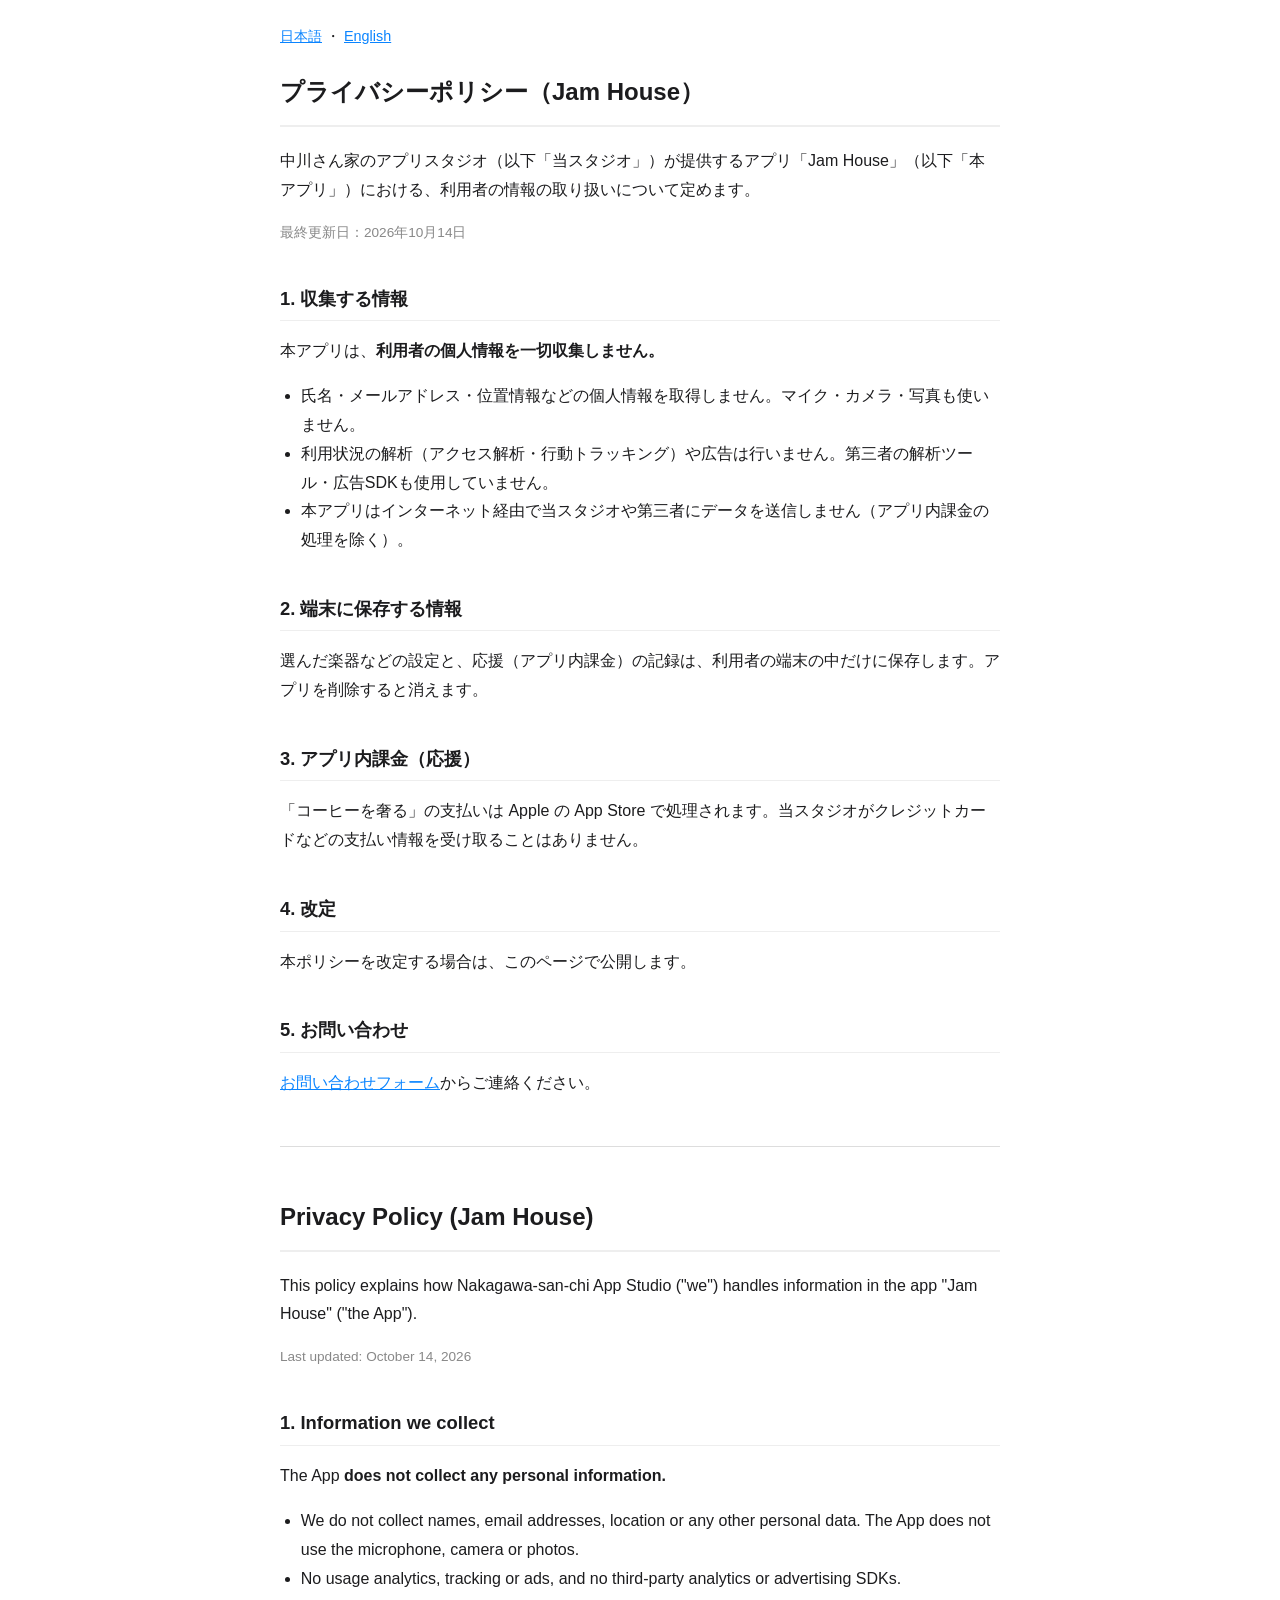
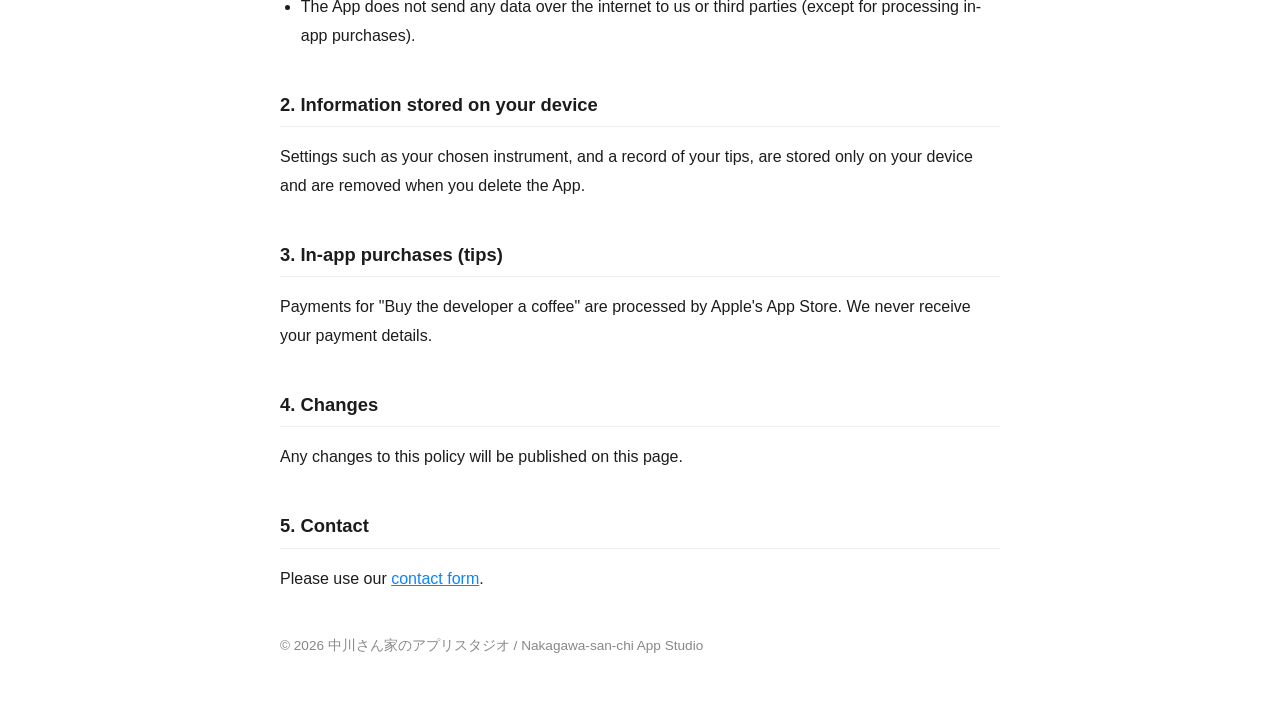
<file: jamhouse/privacy.html>
<!doctype html>
<html lang="ja">
<head>
<meta charset="utf-8">
<meta name="viewport" content="width=device-width, initial-scale=1">
<title>Privacy Policy | Jam House</title>
<style>
:root { color-scheme: light dark; }
body { font-family: -apple-system, BlinkMacSystemFont, "Hiragino Sans", "Noto Sans JP", sans-serif; line-height: 1.8; max-width: 720px; margin: 0 auto; padding: 24px 18px 64px; color: #1c1c1e; background: #fff; }
@media (prefers-color-scheme: dark) { body { color: #e5e5e7; background: #000; } a { color: #6cb4ff; } h1, h2 { border-color: #333; } }
h1 { font-size: 1.5rem; border-bottom: 2px solid #eee; padding-bottom: .5em; }
h2 { font-size: 1.15rem; margin-top: 2em; border-bottom: 1px solid #eee; padding-bottom: .3em; }
.updated { color: #888; font-size: .85rem; }
ul { padding-left: 1.3em; }
a { color: #0a84ff; }
nav { font-size: .9rem; }
hr { margin: 3em 0; border: none; border-top: 1px solid #ddd; }
footer { margin-top: 3em; font-size: .85rem; color: #888; }
</style>
</head>
<body>
<nav><a href="#ja">日本語</a> ・ <a href="#en">English</a></nav>

<section id="ja" lang="ja">
<h1>プライバシーポリシー（Jam House）</h1>
<p>中川さん家のアプリスタジオ（以下「当スタジオ」）が提供するアプリ「Jam House」（以下「本アプリ」）における、利用者の情報の取り扱いについて定めます。</p>
<p class="updated">最終更新日：2026年10月14日</p>
<h2>1. 収集する情報</h2>
<p>本アプリは、<strong>利用者の個人情報を一切収集しません。</strong></p>
<ul>
<li>氏名・メールアドレス・位置情報などの個人情報を取得しません。マイク・カメラ・写真も使いません。</li>
<li>利用状況の解析（アクセス解析・行動トラッキング）や広告は行いません。第三者の解析ツール・広告SDKも使用していません。</li>
<li>本アプリはインターネット経由で当スタジオや第三者にデータを送信しません（アプリ内課金の処理を除く）。</li>
</ul>
<h2>2. 端末に保存する情報</h2>
<p>選んだ楽器などの設定と、応援（アプリ内課金）の記録は、利用者の端末の中だけに保存します。アプリを削除すると消えます。</p>
<h2>3. アプリ内課金（応援）</h2>
<p>「コーヒーを奢る」の支払いは Apple の App Store で処理されます。当スタジオがクレジットカードなどの支払い情報を受け取ることはありません。</p>
<h2>4. 改定</h2>
<p>本ポリシーを改定する場合は、このページで公開します。</p>
<h2>5. お問い合わせ</h2>
<p><a href="https://docs.google.com/forms/d/e/1FAIpQLSfV2yH49dhGPvuKfMC44FS-NFSeQjKJJbMahVxivot_KvCzhQ/viewform" target="_blank" rel="noopener">お問い合わせフォーム</a>からご連絡ください。</p>
</section>

<hr>

<section id="en" lang="en">
<h1>Privacy Policy (Jam House)</h1>
<p>This policy explains how Nakagawa-san-chi App Studio ("we") handles information in the app "Jam House" ("the App").</p>
<p class="updated">Last updated: October 14, 2026</p>
<h2>1. Information we collect</h2>
<p>The App <strong>does not collect any personal information.</strong></p>
<ul>
<li>We do not collect names, email addresses, location or any other personal data. The App does not use the microphone, camera or photos.</li>
<li>No usage analytics, tracking or ads, and no third-party analytics or advertising SDKs.</li>
<li>The App does not send any data over the internet to us or third parties (except for processing in-app purchases).</li>
</ul>
<h2>2. Information stored on your device</h2>
<p>Settings such as your chosen instrument, and a record of your tips, are stored only on your device and are removed when you delete the App.</p>
<h2>3. In-app purchases (tips)</h2>
<p>Payments for "Buy the developer a coffee" are processed by Apple's App Store. We never receive your payment details.</p>
<h2>4. Changes</h2>
<p>Any changes to this policy will be published on this page.</p>
<h2>5. Contact</h2>
<p>Please use our <a href="https://docs.google.com/forms/d/e/1FAIpQLSfV2yH49dhGPvuKfMC44FS-NFSeQjKJJbMahVxivot_KvCzhQ/viewform" target="_blank" rel="noopener">contact form</a>.</p>
</section>

<footer>© 2026 中川さん家のアプリスタジオ / Nakagawa-san-chi App Studio</footer>
</body>
</html>
</file>
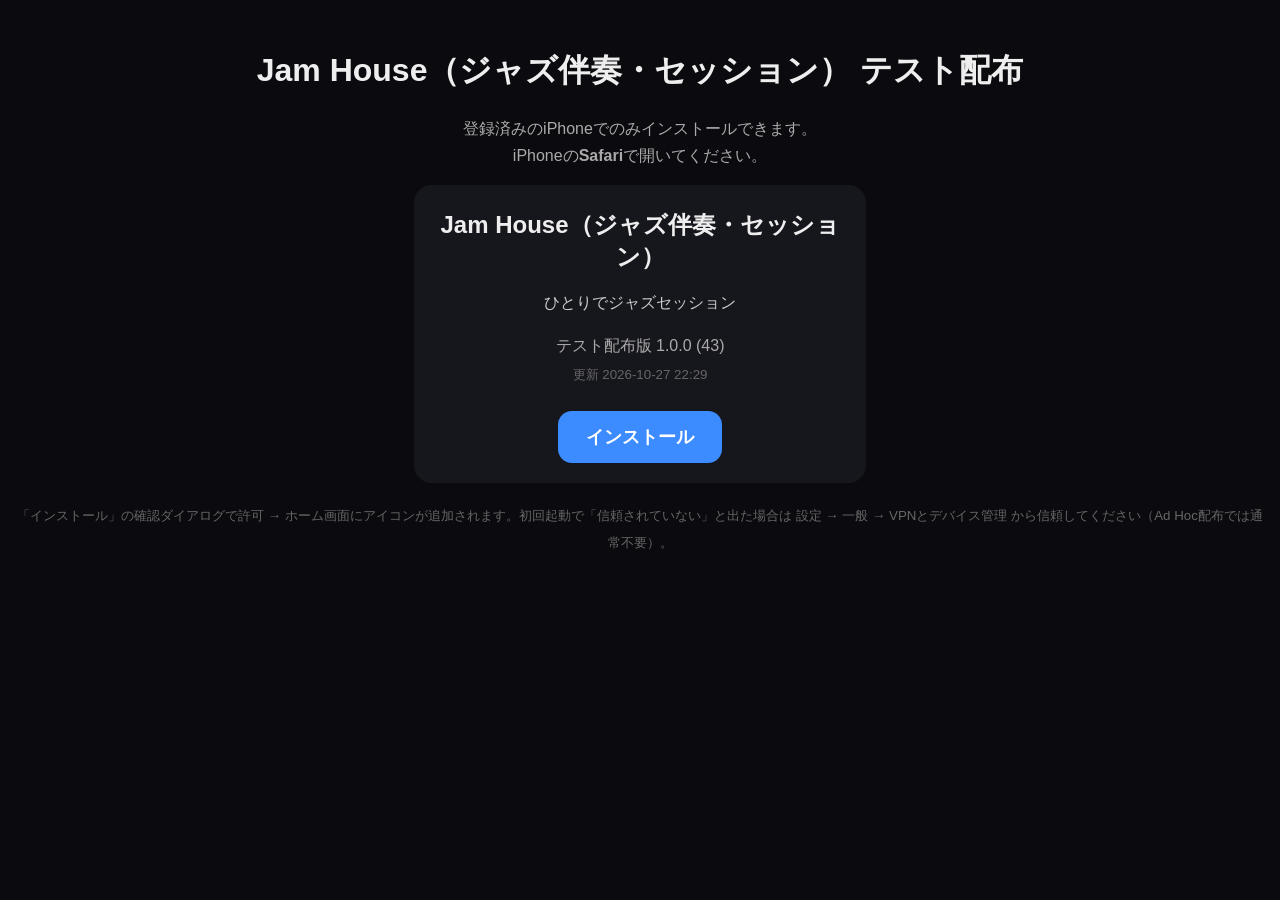
<file: tf/backing.html>
<!DOCTYPE html><html lang="ja"><head><meta charset="utf-8"><meta name="viewport" content="width=device-width,initial-scale=1"><meta name="robots" content="noindex"><title>Jam House（ジャズ伴奏・セッション） テスト配布</title>
<style>body{font-family:-apple-system,sans-serif;background:#0b0b0f;color:#eee;margin:0;padding:28px 16px;text-align:center}.card{background:#16161d;border-radius:18px;padding:20px 16px;margin:0 auto 18px;max-width:420px}h2{margin:4px 0}.d{color:#ccc}a.btn{display:inline-block;margin-top:8px;padding:14px 28px;border-radius:14px;background:#3d8cff;color:#fff;font-weight:700;text-decoration:none;font-size:18px}p{color:#aaa;line-height:1.7}small{color:#666}</style></head>
<body><h1>Jam House（ジャズ伴奏・セッション） テスト配布</h1><p>登録済みのiPhoneでのみインストールできます。<br>iPhoneの<b>Safari</b>で開いてください。</p><div class="card"><h2>Jam House（ジャズ伴奏・セッション）</h2><p class="d">ひとりでジャズセッション</p><p>テスト配布版 1.0.0 (43)<br><small>更新 2026-10-27 22:29</small></p><a class="btn" href="itms-services://?action=download-manifest&amp;url=https://nakagawasanchi.github.io/watashi-studio-apps/tf/backing.plist">インストール</a></div>
<p><small>「インストール」の確認ダイアログで許可 → ホーム画面にアイコンが追加されます。初回起動で「信頼されていない」と出た場合は 設定 → 一般 → VPNとデバイス管理 から信頼してください（Ad Hoc配布では通常不要）。</small></p></body></html>
</file>
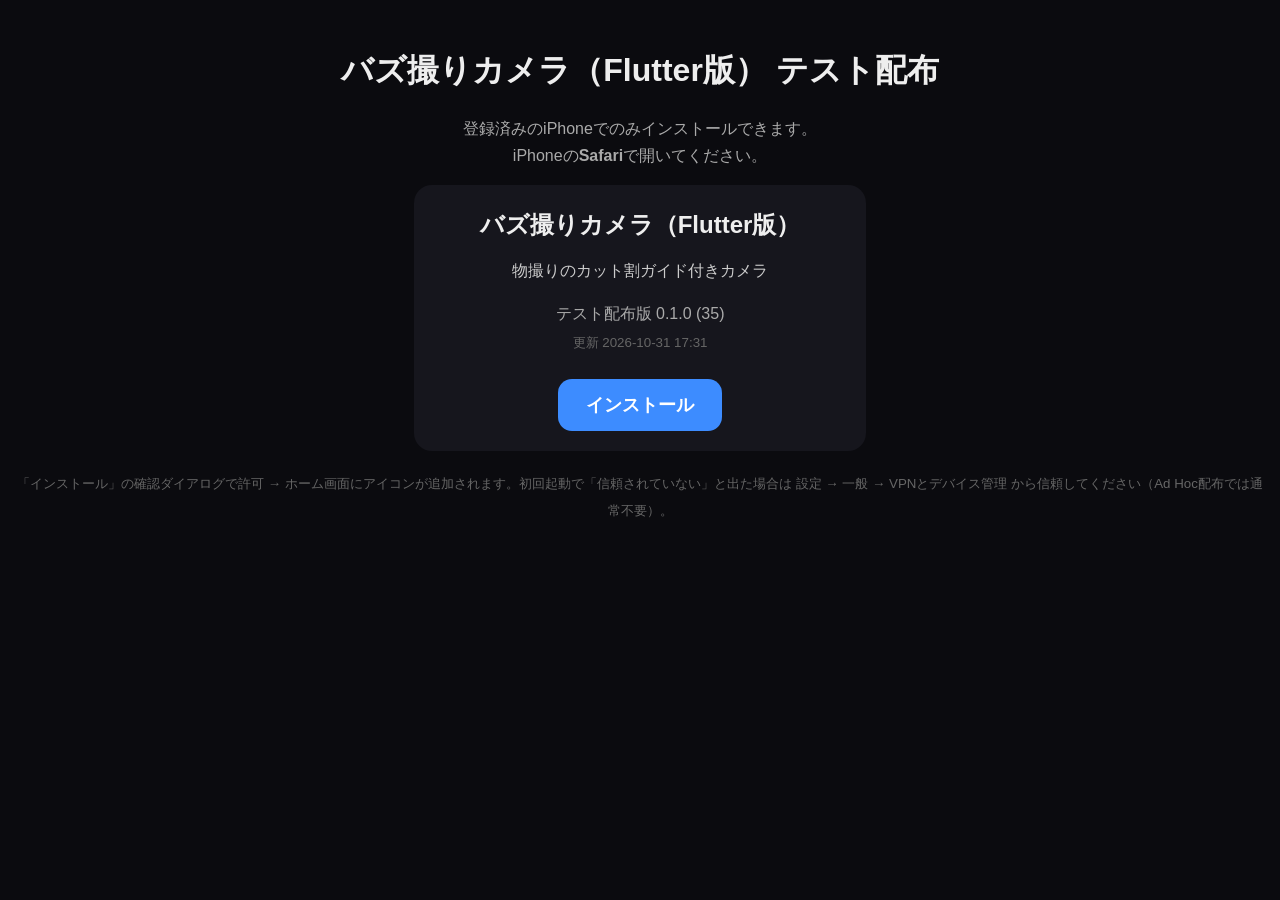
<file: tf/buzzdori.html>
<!DOCTYPE html><html lang="ja"><head><meta charset="utf-8"><meta name="viewport" content="width=device-width,initial-scale=1"><meta name="robots" content="noindex"><title>バズ撮りカメラ（Flutter版） テスト配布</title>
<style>body{font-family:-apple-system,sans-serif;background:#0b0b0f;color:#eee;margin:0;padding:28px 16px;text-align:center}.card{background:#16161d;border-radius:18px;padding:20px 16px;margin:0 auto 18px;max-width:420px}h2{margin:4px 0}.d{color:#ccc}a.btn{display:inline-block;margin-top:8px;padding:14px 28px;border-radius:14px;background:#3d8cff;color:#fff;font-weight:700;text-decoration:none;font-size:18px}p{color:#aaa;line-height:1.7}small{color:#666}</style></head>
<body><h1>バズ撮りカメラ（Flutter版） テスト配布</h1><p>登録済みのiPhoneでのみインストールできます。<br>iPhoneの<b>Safari</b>で開いてください。</p><div class="card"><h2>バズ撮りカメラ（Flutter版）</h2><p class="d">物撮りのカット割ガイド付きカメラ</p><p>テスト配布版 0.1.0 (35)<br><small>更新 2026-10-31 17:31</small></p><a class="btn" href="itms-services://?action=download-manifest&amp;url=https://nakagawasanchi.github.io/watashi-studio-apps/tf/buzzdori.plist">インストール</a></div>
<p><small>「インストール」の確認ダイアログで許可 → ホーム画面にアイコンが追加されます。初回起動で「信頼されていない」と出た場合は 設定 → 一般 → VPNとデバイス管理 から信頼してください（Ad Hoc配布では通常不要）。</small></p></body></html>
</file>
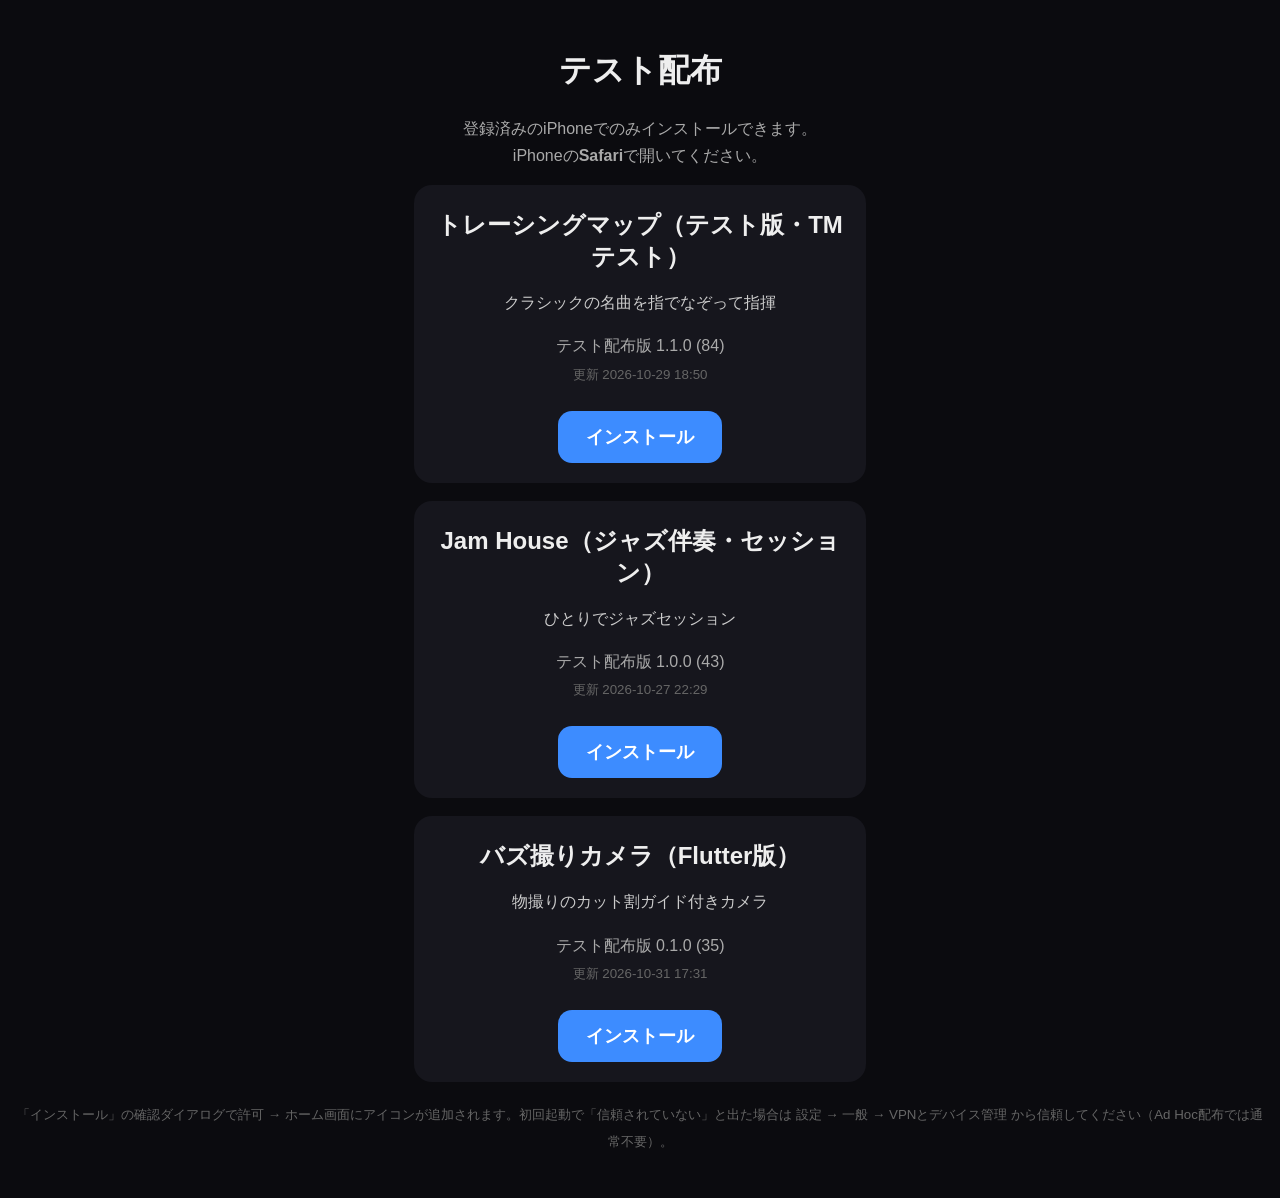
<file: tf/tracingmap.html>
<!DOCTYPE html><html lang="ja"><head><meta charset="utf-8"><meta name="viewport" content="width=device-width,initial-scale=1"><meta name="robots" content="noindex"><title>テスト配布</title>
<style>body{font-family:-apple-system,sans-serif;background:#0b0b0f;color:#eee;margin:0;padding:28px 16px;text-align:center}.card{background:#16161d;border-radius:18px;padding:20px 16px;margin:0 auto 18px;max-width:420px}h2{margin:4px 0}.d{color:#ccc}a.btn{display:inline-block;margin-top:8px;padding:14px 28px;border-radius:14px;background:#3d8cff;color:#fff;font-weight:700;text-decoration:none;font-size:18px}p{color:#aaa;line-height:1.7}small{color:#666}</style></head>
<body><h1>テスト配布</h1><p>登録済みのiPhoneでのみインストールできます。<br>iPhoneの<b>Safari</b>で開いてください。</p><div class="card"><h2>トレーシングマップ（テスト版・TMテスト）</h2><p class="d">クラシックの名曲を指でなぞって指揮</p><p>テスト配布版 1.1.0 (84)<br><small>更新 2026-10-29 18:50</small></p><a class="btn" href="itms-services://?action=download-manifest&amp;url=https://nakagawasanchi.github.io/watashi-studio-apps/tf/tracingmap.plist">インストール</a></div><div class="card"><h2>Jam House（ジャズ伴奏・セッション）</h2><p class="d">ひとりでジャズセッション</p><p>テスト配布版 1.0.0 (43)<br><small>更新 2026-10-27 22:29</small></p><a class="btn" href="itms-services://?action=download-manifest&amp;url=https://nakagawasanchi.github.io/watashi-studio-apps/tf/backing.plist">インストール</a></div><div class="card"><h2>バズ撮りカメラ（Flutter版）</h2><p class="d">物撮りのカット割ガイド付きカメラ</p><p>テスト配布版 0.1.0 (35)<br><small>更新 2026-10-31 17:31</small></p><a class="btn" href="itms-services://?action=download-manifest&amp;url=https://nakagawasanchi.github.io/watashi-studio-apps/tf/buzzdori.plist">インストール</a></div>
<p><small>「インストール」の確認ダイアログで許可 → ホーム画面にアイコンが追加されます。初回起動で「信頼されていない」と出た場合は 設定 → 一般 → VPNとデバイス管理 から信頼してください（Ad Hoc配布では通常不要）。</small></p></body></html>
</file>
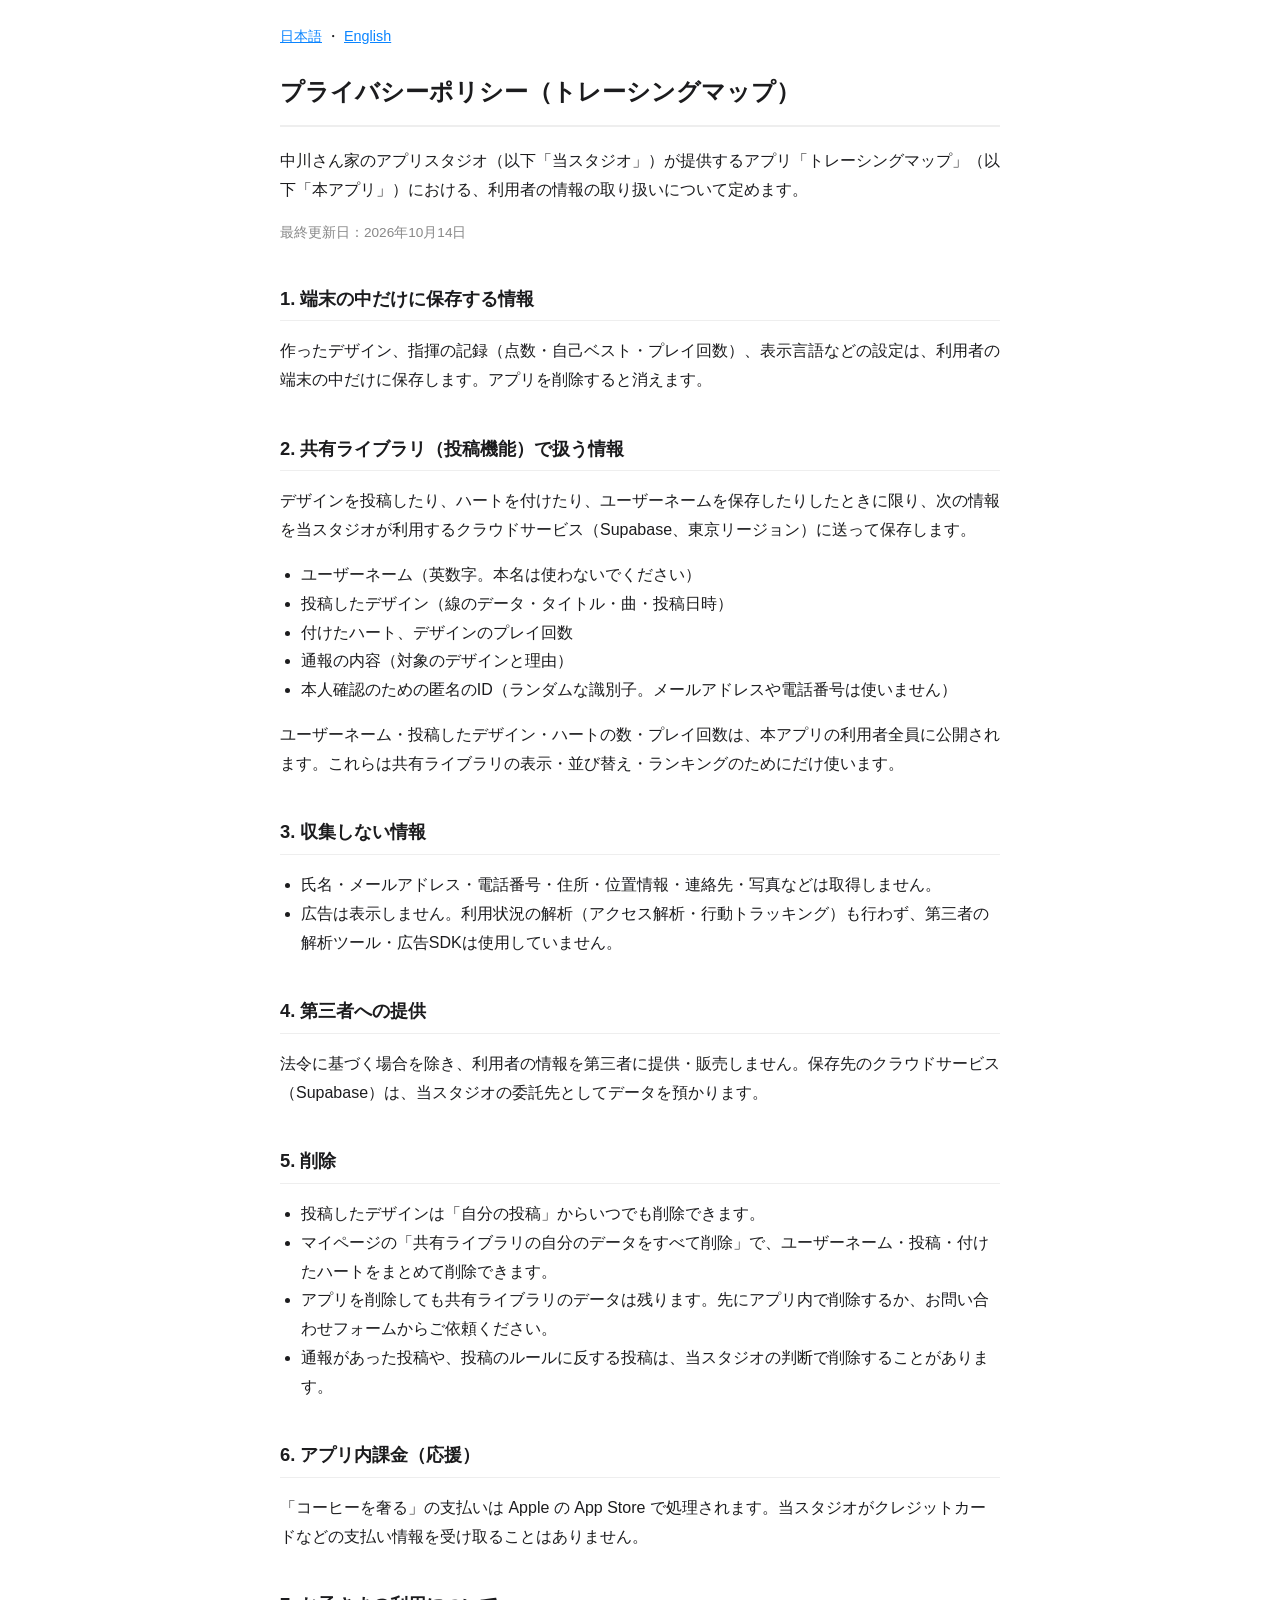
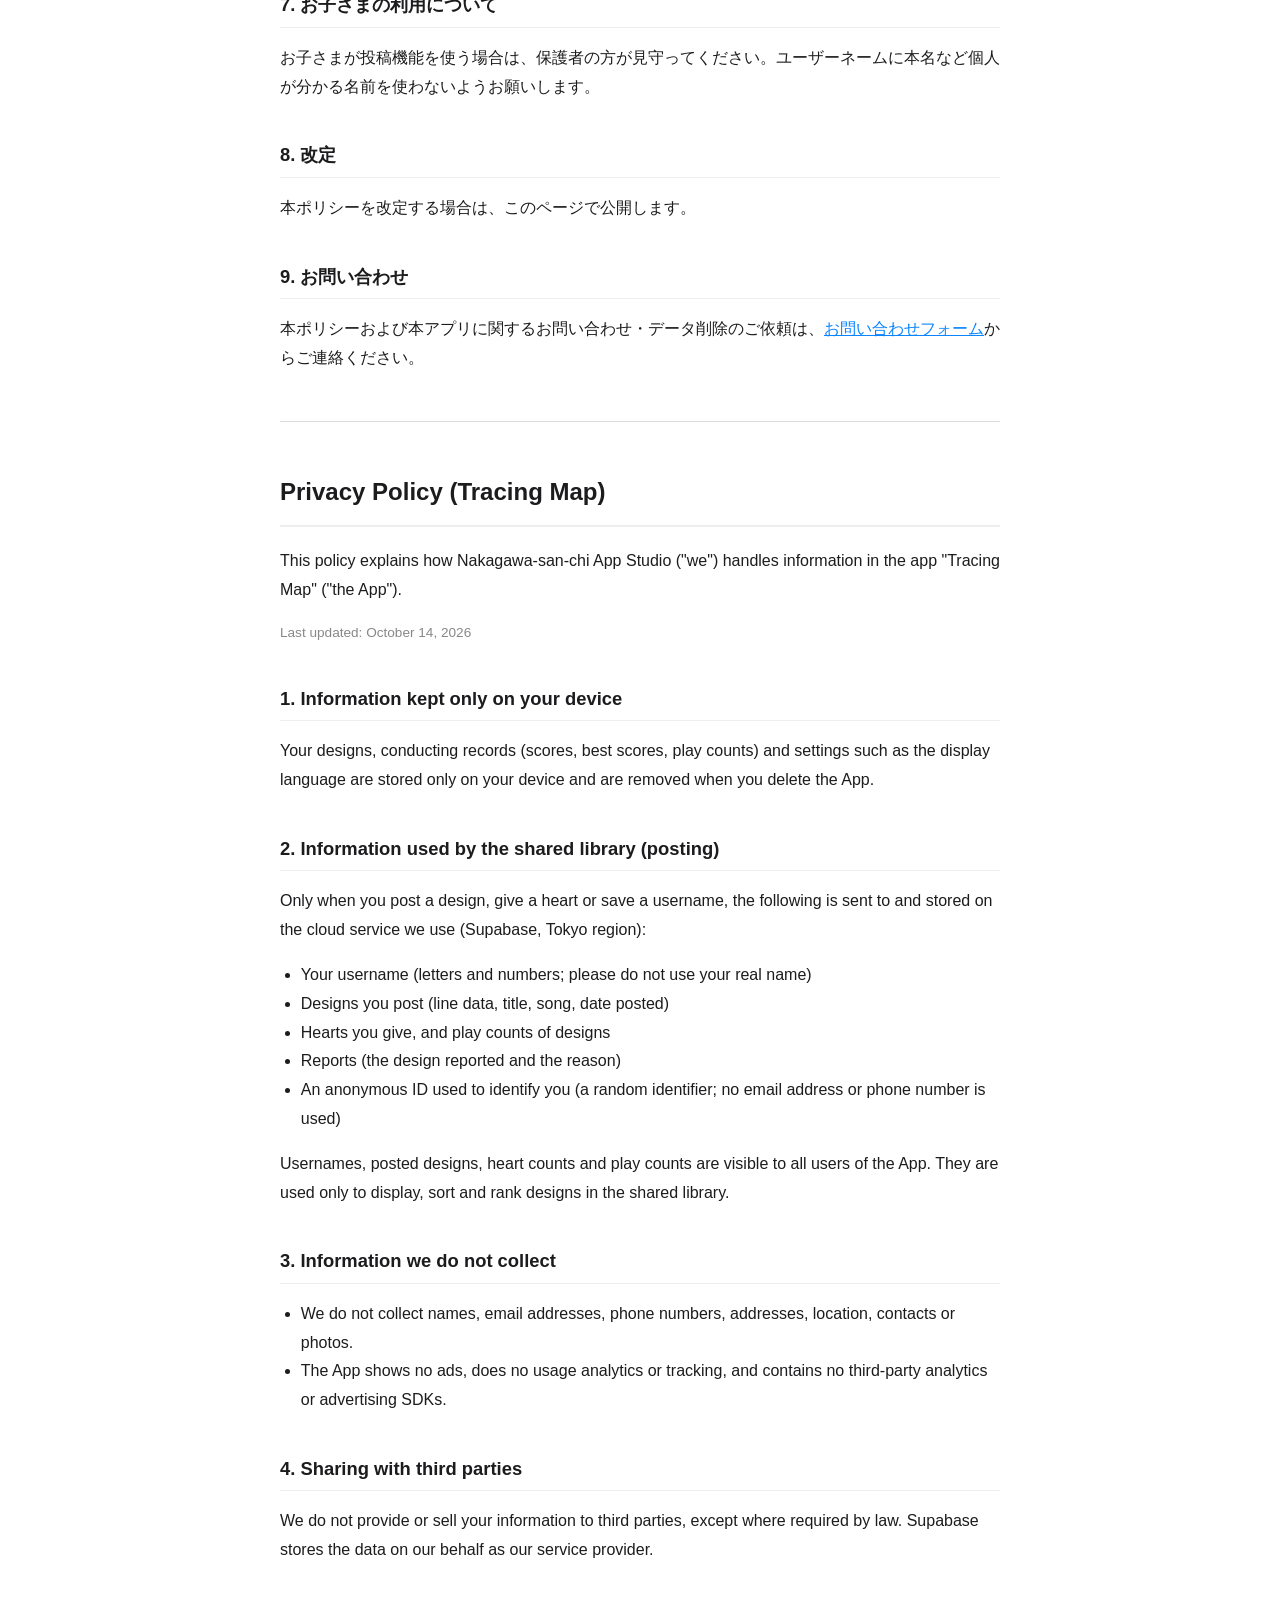
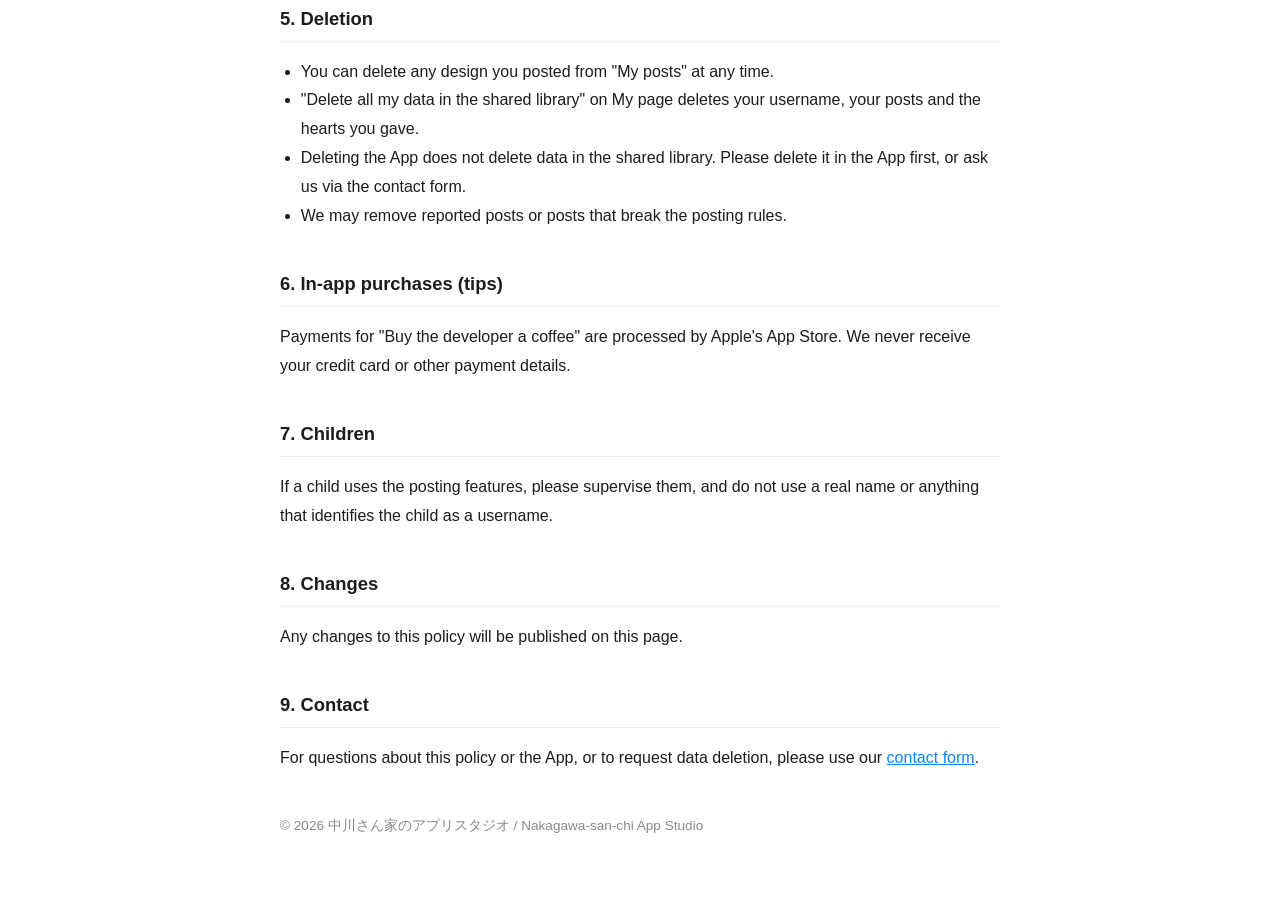
<file: tracingmap/privacy.html>
<!doctype html>
<html lang="ja">
<head>
<meta charset="utf-8">
<meta name="viewport" content="width=device-width, initial-scale=1">
<title>Privacy Policy | Tracing Map</title>
<style>
:root { color-scheme: light dark; }
body { font-family: -apple-system, BlinkMacSystemFont, "Hiragino Sans", "Noto Sans JP", sans-serif; line-height: 1.8; max-width: 720px; margin: 0 auto; padding: 24px 18px 64px; color: #1c1c1e; background: #fff; }
@media (prefers-color-scheme: dark) { body { color: #e5e5e7; background: #000; } a { color: #6cb4ff; } h1, h2 { border-color: #333; } }
h1 { font-size: 1.5rem; border-bottom: 2px solid #eee; padding-bottom: .5em; }
h2 { font-size: 1.15rem; margin-top: 2em; border-bottom: 1px solid #eee; padding-bottom: .3em; }
.updated { color: #888; font-size: .85rem; }
ul { padding-left: 1.3em; }
a { color: #0a84ff; }
nav { font-size: .9rem; }
hr { margin: 3em 0; border: none; border-top: 1px solid #ddd; }
footer { margin-top: 3em; font-size: .85rem; color: #888; }
</style>
</head>
<body>
<nav><a href="#ja">日本語</a> ・ <a href="#en">English</a></nav>

<section id="ja" lang="ja">
<h1>プライバシーポリシー（トレーシングマップ）</h1>
<p>中川さん家のアプリスタジオ（以下「当スタジオ」）が提供するアプリ「トレーシングマップ」（以下「本アプリ」）における、利用者の情報の取り扱いについて定めます。</p>
<p class="updated">最終更新日：2026年10月14日</p>

<h2>1. 端末の中だけに保存する情報</h2>
<p>作ったデザイン、指揮の記録（点数・自己ベスト・プレイ回数）、表示言語などの設定は、利用者の端末の中だけに保存します。アプリを削除すると消えます。</p>

<h2>2. 共有ライブラリ（投稿機能）で扱う情報</h2>
<p>デザインを投稿したり、ハートを付けたり、ユーザーネームを保存したりしたときに限り、次の情報を当スタジオが利用するクラウドサービス（Supabase、東京リージョン）に送って保存します。</p>
<ul>
<li>ユーザーネーム（英数字。本名は使わないでください）</li>
<li>投稿したデザイン（線のデータ・タイトル・曲・投稿日時）</li>
<li>付けたハート、デザインのプレイ回数</li>
<li>通報の内容（対象のデザインと理由）</li>
<li>本人確認のための匿名のID（ランダムな識別子。メールアドレスや電話番号は使いません）</li>
</ul>
<p>ユーザーネーム・投稿したデザイン・ハートの数・プレイ回数は、本アプリの利用者全員に公開されます。これらは共有ライブラリの表示・並び替え・ランキングのためにだけ使います。</p>

<h2>3. 収集しない情報</h2>
<ul>
<li>氏名・メールアドレス・電話番号・住所・位置情報・連絡先・写真などは取得しません。</li>
<li>広告は表示しません。利用状況の解析（アクセス解析・行動トラッキング）も行わず、第三者の解析ツール・広告SDKは使用していません。</li>
</ul>

<h2>4. 第三者への提供</h2>
<p>法令に基づく場合を除き、利用者の情報を第三者に提供・販売しません。保存先のクラウドサービス（Supabase）は、当スタジオの委託先としてデータを預かります。</p>

<h2>5. 削除</h2>
<ul>
<li>投稿したデザインは「自分の投稿」からいつでも削除できます。</li>
<li>マイページの「共有ライブラリの自分のデータをすべて削除」で、ユーザーネーム・投稿・付けたハートをまとめて削除できます。</li>
<li>アプリを削除しても共有ライブラリのデータは残ります。先にアプリ内で削除するか、お問い合わせフォームからご依頼ください。</li>
<li>通報があった投稿や、投稿のルールに反する投稿は、当スタジオの判断で削除することがあります。</li>
</ul>

<h2>6. アプリ内課金（応援）</h2>
<p>「コーヒーを奢る」の支払いは Apple の App Store で処理されます。当スタジオがクレジットカードなどの支払い情報を受け取ることはありません。</p>

<h2>7. お子さまの利用について</h2>
<p>お子さまが投稿機能を使う場合は、保護者の方が見守ってください。ユーザーネームに本名など個人が分かる名前を使わないようお願いします。</p>

<h2>8. 改定</h2>
<p>本ポリシーを改定する場合は、このページで公開します。</p>

<h2>9. お問い合わせ</h2>
<p>本ポリシーおよび本アプリに関するお問い合わせ・データ削除のご依頼は、<a href="https://docs.google.com/forms/d/e/1FAIpQLSfV2yH49dhGPvuKfMC44FS-NFSeQjKJJbMahVxivot_KvCzhQ/viewform" target="_blank" rel="noopener">お問い合わせフォーム</a>からご連絡ください。</p>
</section>

<hr>

<section id="en" lang="en">
<h1>Privacy Policy (Tracing Map)</h1>
<p>This policy explains how Nakagawa-san-chi App Studio ("we") handles information in the app "Tracing Map" ("the App").</p>
<p class="updated">Last updated: October 14, 2026</p>

<h2>1. Information kept only on your device</h2>
<p>Your designs, conducting records (scores, best scores, play counts) and settings such as the display language are stored only on your device and are removed when you delete the App.</p>

<h2>2. Information used by the shared library (posting)</h2>
<p>Only when you post a design, give a heart or save a username, the following is sent to and stored on the cloud service we use (Supabase, Tokyo region):</p>
<ul>
<li>Your username (letters and numbers; please do not use your real name)</li>
<li>Designs you post (line data, title, song, date posted)</li>
<li>Hearts you give, and play counts of designs</li>
<li>Reports (the design reported and the reason)</li>
<li>An anonymous ID used to identify you (a random identifier; no email address or phone number is used)</li>
</ul>
<p>Usernames, posted designs, heart counts and play counts are visible to all users of the App. They are used only to display, sort and rank designs in the shared library.</p>

<h2>3. Information we do not collect</h2>
<ul>
<li>We do not collect names, email addresses, phone numbers, addresses, location, contacts or photos.</li>
<li>The App shows no ads, does no usage analytics or tracking, and contains no third-party analytics or advertising SDKs.</li>
</ul>

<h2>4. Sharing with third parties</h2>
<p>We do not provide or sell your information to third parties, except where required by law. Supabase stores the data on our behalf as our service provider.</p>

<h2>5. Deletion</h2>
<ul>
<li>You can delete any design you posted from "My posts" at any time.</li>
<li>"Delete all my data in the shared library" on My page deletes your username, your posts and the hearts you gave.</li>
<li>Deleting the App does not delete data in the shared library. Please delete it in the App first, or ask us via the contact form.</li>
<li>We may remove reported posts or posts that break the posting rules.</li>
</ul>

<h2>6. In-app purchases (tips)</h2>
<p>Payments for "Buy the developer a coffee" are processed by Apple's App Store. We never receive your credit card or other payment details.</p>

<h2>7. Children</h2>
<p>If a child uses the posting features, please supervise them, and do not use a real name or anything that identifies the child as a username.</p>

<h2>8. Changes</h2>
<p>Any changes to this policy will be published on this page.</p>

<h2>9. Contact</h2>
<p>For questions about this policy or the App, or to request data deletion, please use our <a href="https://docs.google.com/forms/d/e/1FAIpQLSfV2yH49dhGPvuKfMC44FS-NFSeQjKJJbMahVxivot_KvCzhQ/viewform" target="_blank" rel="noopener">contact form</a>.</p>
</section>

<footer>© 2026 中川さん家のアプリスタジオ / Nakagawa-san-chi App Studio</footer>
</body>
</html>
</file>
